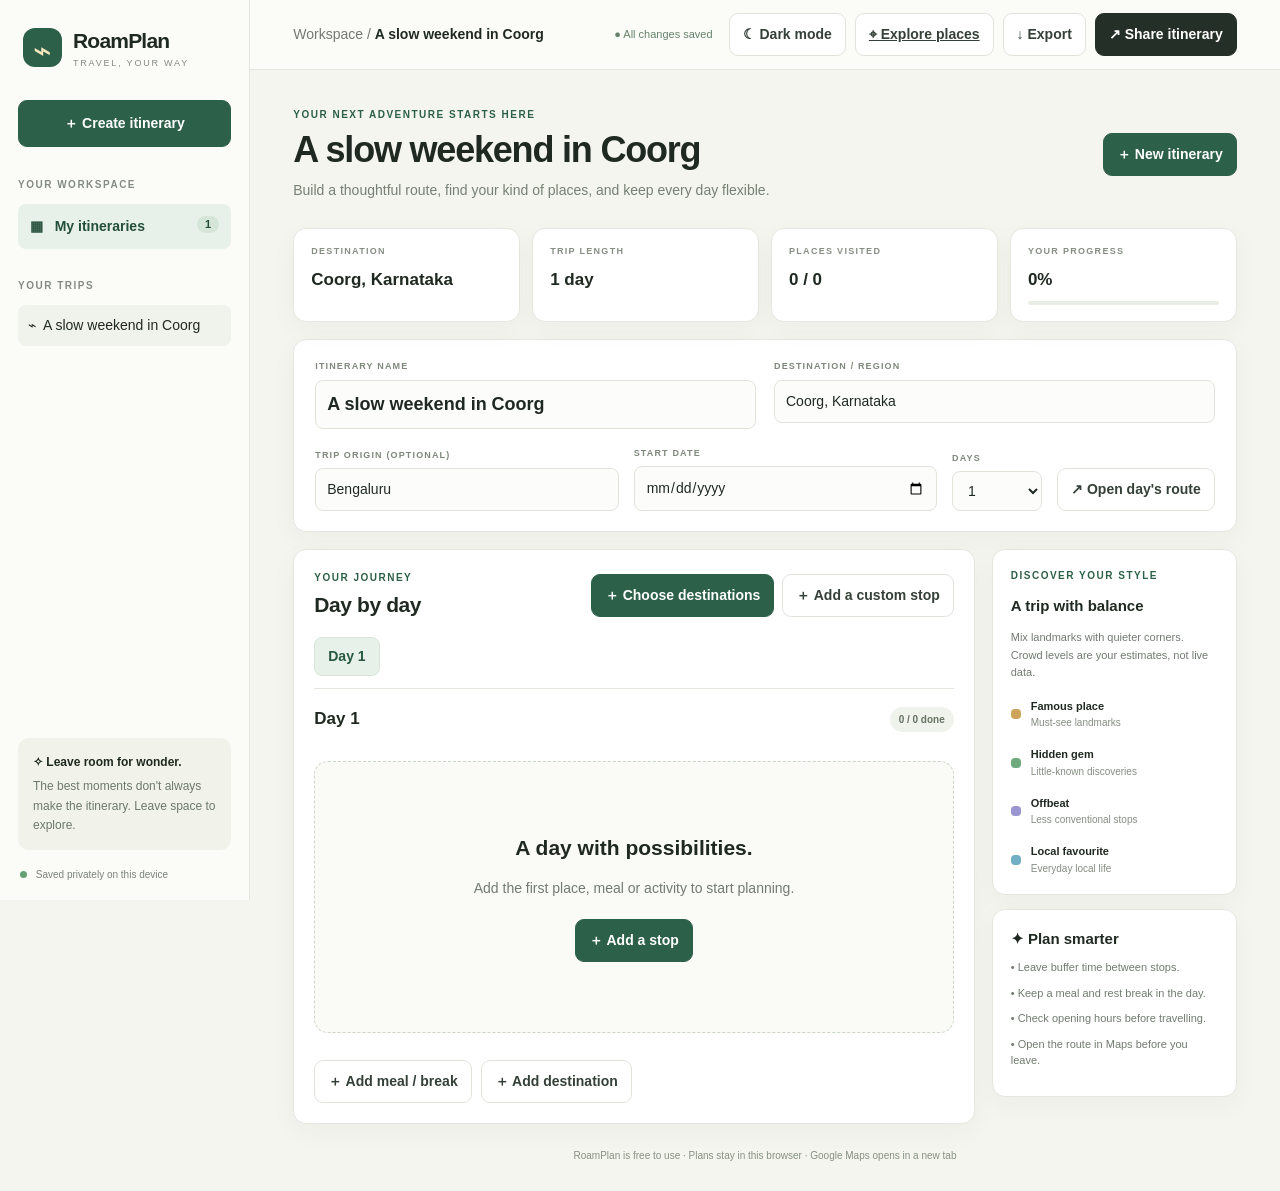
<file: index.html>
<!doctype html>
<html lang="en"><head><meta charset="utf-8"><script>try{document.documentElement.dataset.theme=localStorage.getItem("roamplan.theme")==="dark"?"dark":"light";}catch(e){document.documentElement.dataset.theme="light";}</script><meta name="viewport" content="width=device-width,initial-scale=1"><meta name="theme-color" content="#f4f5ef"><meta name="description" content="Plan day-by-day trips with editable schedules, place checklists, crowd estimates, hidden gems and Google Maps routes."><title>RoamPlan — Thoughtful travel planning</title><link rel="stylesheet" href="styles.css"></head>
<body><div class="layout">
<aside class="sidebar"><a class="brand" href="#"><span class="brand-icon">⌁</span><span><b>RoamPlan</b><small>TRAVEL, YOUR WAY</small></span></a><button id="newTrip" class="primary full">＋ Create itinerary</button><p class="eyebrow">YOUR WORKSPACE</p><button id="allTrips" class="nav active">▦ &nbsp; My itineraries <span id="tripCount" class="count">1</span></button><p class="eyebrow trips-label">YOUR TRIPS</p><div id="tripList" class="trip-list"></div><div class="sidebar-note"><b>✧ Leave room for wonder.</b><p>The best moments don't always make the itinerary. Leave space to explore.</p></div><small class="privacy"><i></i> Saved privately on this device</small></aside>
<main class="main"><header class="topbar"><div><span class="muted">Workspace /</span> <b id="crumb">My itineraries</b></div><div class="actions"><span id="saveStatus" class="saved">● All changes saved</span><button id="themeToggle" type="button" class="btn theme-toggle" aria-label="Switch to dark theme" aria-pressed="false">☾ Dark mode</button><a href="destinations.html" class="btn">⌖ Explore places</a><button id="exportBtn" class="btn">↓ Export</button><button id="shareBtn" class="btn dark">↗ Share itinerary</button></div></header>
<section class="page"><div class="heading-row"><div><p class="eyebrow green">YOUR NEXT ADVENTURE STARTS HERE</p><h1 id="pageTitle">Plan a trip worth remembering.</h1><p class="subtitle">Build a thoughtful route, find your kind of places, and keep every day flexible.</p></div><button id="newTrip2" class="primary">＋ New itinerary</button></div>
<div id="emptyState" class="empty hidden"><h2>Your next story starts here.</h2><p>Create an itinerary to organize stops, timings, meals and little discoveries.</p><button class="primary" id="emptyCreate">Create your first itinerary</button></div>
<div id="workspace">
<div class="stats"><div class="stat"><span>DESTINATION</span><strong id="statDestination">—</strong></div><div class="stat"><span>TRIP LENGTH</span><strong id="statDays">1 day</strong></div><div class="stat"><span>PLACES VISITED</span><strong id="statVisited">0 / 0</strong></div><div class="stat"><span>YOUR PROGRESS</span><strong id="statProgress">0%</strong><div class="progress"><i id="progressBar"></i></div></div></div>
<div class="trip-head panel"><div class="trip-title"><div><label for="tripName">ITINERARY NAME</label><input id="tripName" class="title-input" placeholder="e.g. A slow weekend in Coorg"></div><div><label for="destination">DESTINATION / REGION</label><input id="destination" placeholder="e.g. Coorg, Karnataka"></div></div><div class="trip-fields"><div><label for="origin">TRIP ORIGIN (OPTIONAL)</label><input id="origin" placeholder="e.g. Bengaluru"></div><div><label for="startDate">START DATE</label><input id="startDate" type="date"></div><div><label for="dayCount">DAYS</label><select id="dayCount"><option>1</option><option>2</option><option>3</option><option>4</option><option>5</option><option>6</option><option>7</option><option>8</option><option>9</option><option>10</option><option>11</option><option>12</option><option>13</option><option>14</option></select></div><div class="trip-button"><button id="dayMap" class="btn">↗ Open day's route</button></div></div></div>
<div class="day-layout"><section class="itinerary panel"><div class="section-head"><div><p class="eyebrow green">YOUR JOURNEY</p><h2>Day by day</h2></div><div class="section-actions"><button id="pickPlacesBtn" class="primary">＋ Choose destinations</button><button id="addStop" class="btn">＋ Add a custom stop</button></div></div><div id="dayTabs" class="day-tabs"></div><div class="day-summary"><div><h3 id="dayTitle">Day 1</h3><p id="dayDate" class="muted"></p></div><div class="day-summary-meta"><span id="dayRouteLabel" class="day-route-label hidden"></span><span id="dayProgress" class="pill">0 / 0 done</span></div></div><div id="stopList" class="stop-list"></div><div class="bottom-actions"><button id="addMeal" class="btn">＋ Add meal / break</button><button id="addDayStop" class="btn">＋ Add destination</button><button id="carryForwardBtn" class="btn hidden">↪ Carry unvisited to next day</button></div></section>
<aside class="insights"><div class="panel legend"><p class="eyebrow green">DISCOVER YOUR STYLE</p><h3>A trip with balance</h3><p class="muted small-text">Mix landmarks with quieter corners. Crowd levels are your estimates, not live data.</p><div class="legend-item"><span class="dot famous"></span><div><b>Famous place</b><small>Must-see landmarks</small></div></div><div class="legend-item"><span class="dot hidden-gem"></span><div><b>Hidden gem</b><small>Little-known discoveries</small></div></div><div class="legend-item"><span class="dot offbeat"></span><div><b>Offbeat</b><small>Less conventional stops</small></div></div><div class="legend-item"><span class="dot local"></span><div><b>Local favourite</b><small>Everyday local life</small></div></div></div><div class="panel tips"><h3>✦ Plan smarter</h3><p>• Leave buffer time between stops.</p><p>• Keep a meal and rest break in the day.</p><p>• Check opening hours before travelling.</p><p>• Open the route in Maps before you leave.</p></div></aside></div>
<div class="footer-note">RoamPlan is free to use · Plans stay in this browser · Google Maps opens in a new tab</div></div></section></main></div>
<dialog id="tripDialog"><form method="dialog" id="tripForm"><div class="modal-head"><div><p class="eyebrow green">NEW ADVENTURE</p><h2>Create an itinerary</h2></div><button class="icon-btn" value="cancel" aria-label="Close">×</button></div><label for="newName">Trip name</label><input id="newName" required placeholder="A weekend in the hills"><label for="newDestination">Destination</label><input id="newDestination" required placeholder="Coorg, Karnataka"><label for="newOrigin">Trip origin (optional)</label><input id="newOrigin" placeholder="e.g. Bengaluru"><div class="modal-grid"><div><label for="newDate">Start date</label><input id="newDate" type="date"></div><div><label for="newDays">Number of days</label><select id="newDays"><option>1</option><option>2</option><option>3</option><option>4</option><option>5</option><option>6</option><option>7</option><option>8</option><option>9</option><option>10</option><option>11</option><option>12</option><option>13</option><option>14</option></select></div></div><p class="small-text muted" style="margin:14px 0 0">Your days start empty. Add destinations first, then use “Add meal / break” whenever you need it.</p><div class="modal-actions"><button type="button" id="cancelCreate" class="btn">Cancel</button><button class="primary" id="createTripSubmit" value="create">Create trip</button></div></form></dialog>
<dialog id="stopDialog"><form method="dialog" id="stopForm"><div class="modal-head"><div><p class="eyebrow green">ITINERARY STOP</p><h2 id="stopModalTitle">Add a stop</h2></div><button class="icon-btn" value="cancel" aria-label="Close">×</button></div><input id="stopId" type="hidden"><label for="stopName">Place or activity</label><input id="stopName" required placeholder="e.g. Abbey Falls"><label for="stopLocation">Map search / address</label><input id="stopLocation" placeholder="Use a precise place name for Maps"><div class="modal-grid"><div><label for="stopTime">Start time</label><input id="stopTime" type="time" value="09:00"></div><div><label for="stopDuration">Duration (minutes)</label><input id="stopDuration" type="number" min="5" step="5" value="60"></div></div><div class="modal-grid"><div><label for="stopType">Experience type</label><select id="stopType"><option value="famous">Famous place</option><option value="hidden-gem">Hidden gem</option><option value="offbeat">Offbeat</option><option value="local">Local favourite</option><option value="food">Food / meal</option><option value="break">Rest / travel buffer</option></select></div><div><label for="stopCrowd">Expected crowd</label><select id="stopCrowd"><option value="low">Less crowded</option><option value="medium" selected>Moderate</option><option value="high">Crowded</option><option value="unknown">Not sure yet</option></select></div></div><label for="stopNotes">Notes / reminders</label><textarea id="stopNotes" rows="3" placeholder="Parking, tickets, best time, what to bring…"></textarea><div class="modal-actions"><button type="button" id="deleteStop" class="btn danger hidden">Delete stop</button><span class="grow"></span><button class="btn" value="cancel">Cancel</button><button class="primary" id="saveStop" value="save">Save stop</button></div></form></dialog>
<dialog id="placePickerDialog" class="picker-dialog" aria-labelledby="pickerTitle">
  <div class="picker-dialog-content">
    <div class="picker-head"><div><p class="eyebrow green">BUILD YOUR DAY</p><h2 id="pickerTitle">Choose destinations by area or circuit</h2><p id="pickerTripName" class="muted">Choose an area, optionally set a starting location for each day, then select places in your preferred order.</p></div><button id="closePicker" type="button" class="icon-btn" aria-label="Close destination picker">×</button></div>
    <div class="picker-controls">
      <div><label for="pickerDay">ADD TO DAY</label><select id="pickerDay"></select></div>
      <div><label for="pickerArea">AREA / CIRCUIT</label><select id="pickerArea"></select></div>
      <div><label for="pickerStartTime">FIRST STOP TIME</label><input id="pickerStartTime" type="time" value="09:00"></div>
      <div><label for="pickerDuration">MINUTES PER STOP</label><input id="pickerDuration" type="number" min="15" max="600" step="15" value="60"></div>
    </div>
    <div class="picker-source-row">
      <div class="picker-source-field">
        <label for="pickerSourceLocation">STARTING LOCATION FOR THIS DAY (OPTIONAL)</label>
        <input id="pickerSourceLocation" type="text" placeholder="e.g. your hotel, Bengaluru, or a full address" autocomplete="street-address">
      </div>
      <p class="picker-source-help">Used as the Google Maps origin for this day. All planned stops become route destinations in itinerary order.</p>
    </div>
    <div id="pickerRouteSummary" class="picker-route-summary"></div>
    <div class="picker-search-row"><label class="picker-search" for="pickerSearch"><span>⌕</span><input id="pickerSearch" type="search" placeholder="Search places, areas or experiences…" autocomplete="off"></label><span id="pickerSelectionCount" class="picker-count">0 selected</span></div>
    <div id="pickerPlaceList" class="picker-place-list" aria-live="polite"></div>
    <div class="picker-footer"><p id="pickerHint">Choose a group and add the places you want. You can combine groups on one day; check driving route and travel time in Google Maps.</p><div><button id="cancelPlacePicker" type="button" class="btn">Cancel</button><button id="addSelectedPlaces" type="button" class="primary" disabled>＋ Add selected places</button></div></div>
  </div>
</dialog>
<div id="toast" role="status" aria-live="polite"></div><script src="theme.js"></script><script src="destinations-data.js"></script><script src="app.js"></script></body></html>
</file>
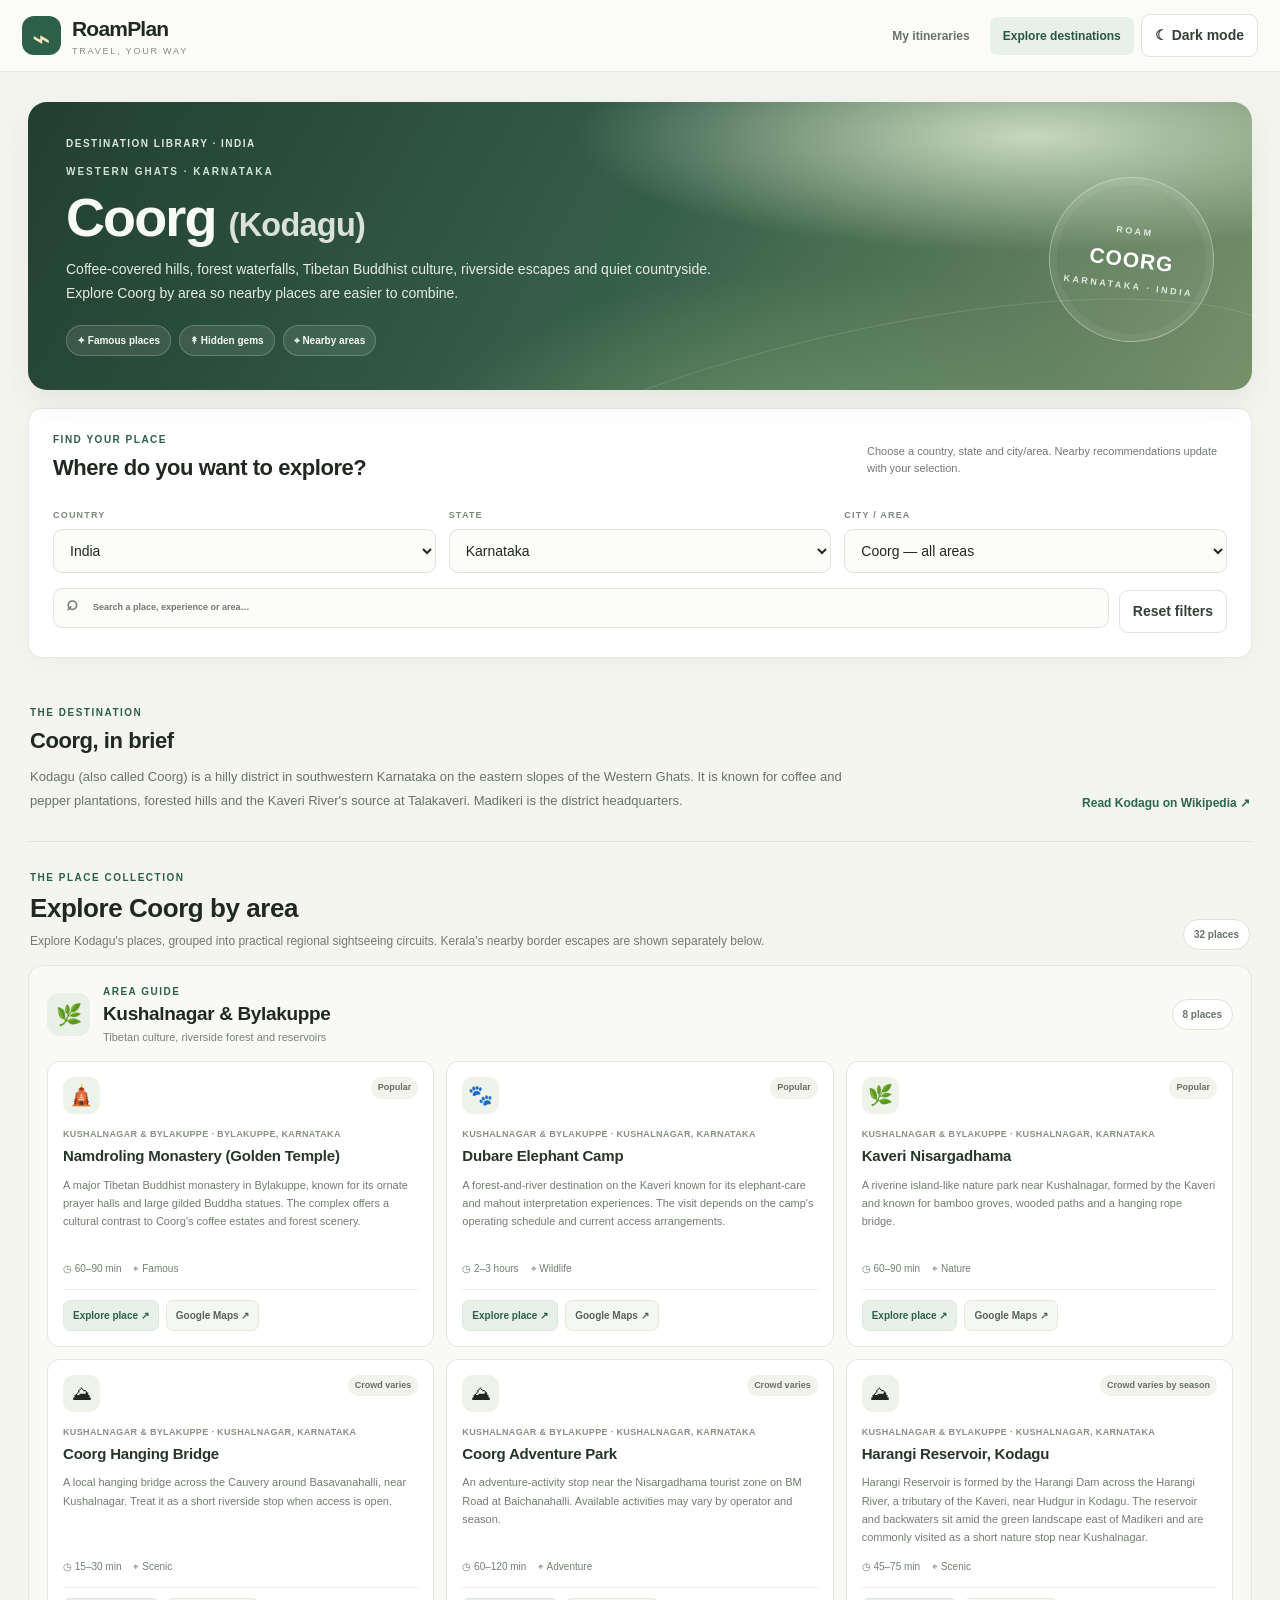
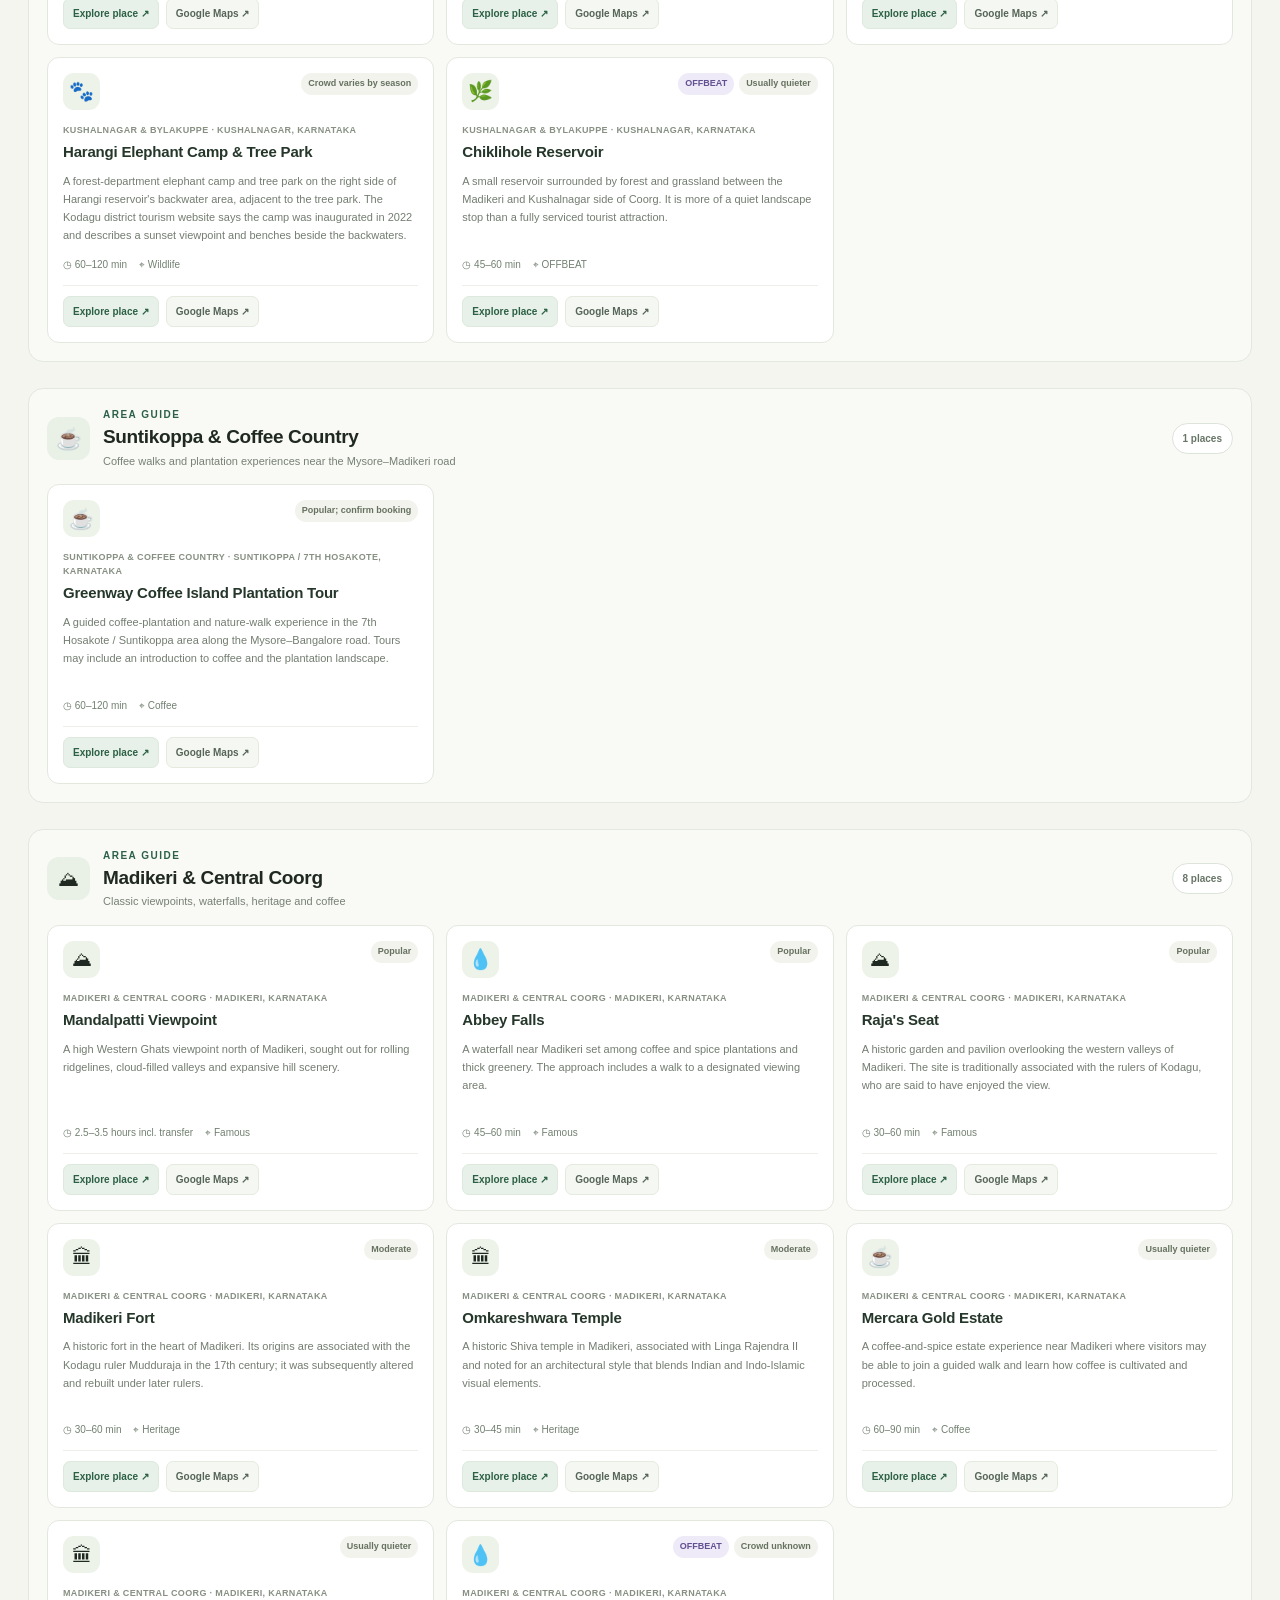
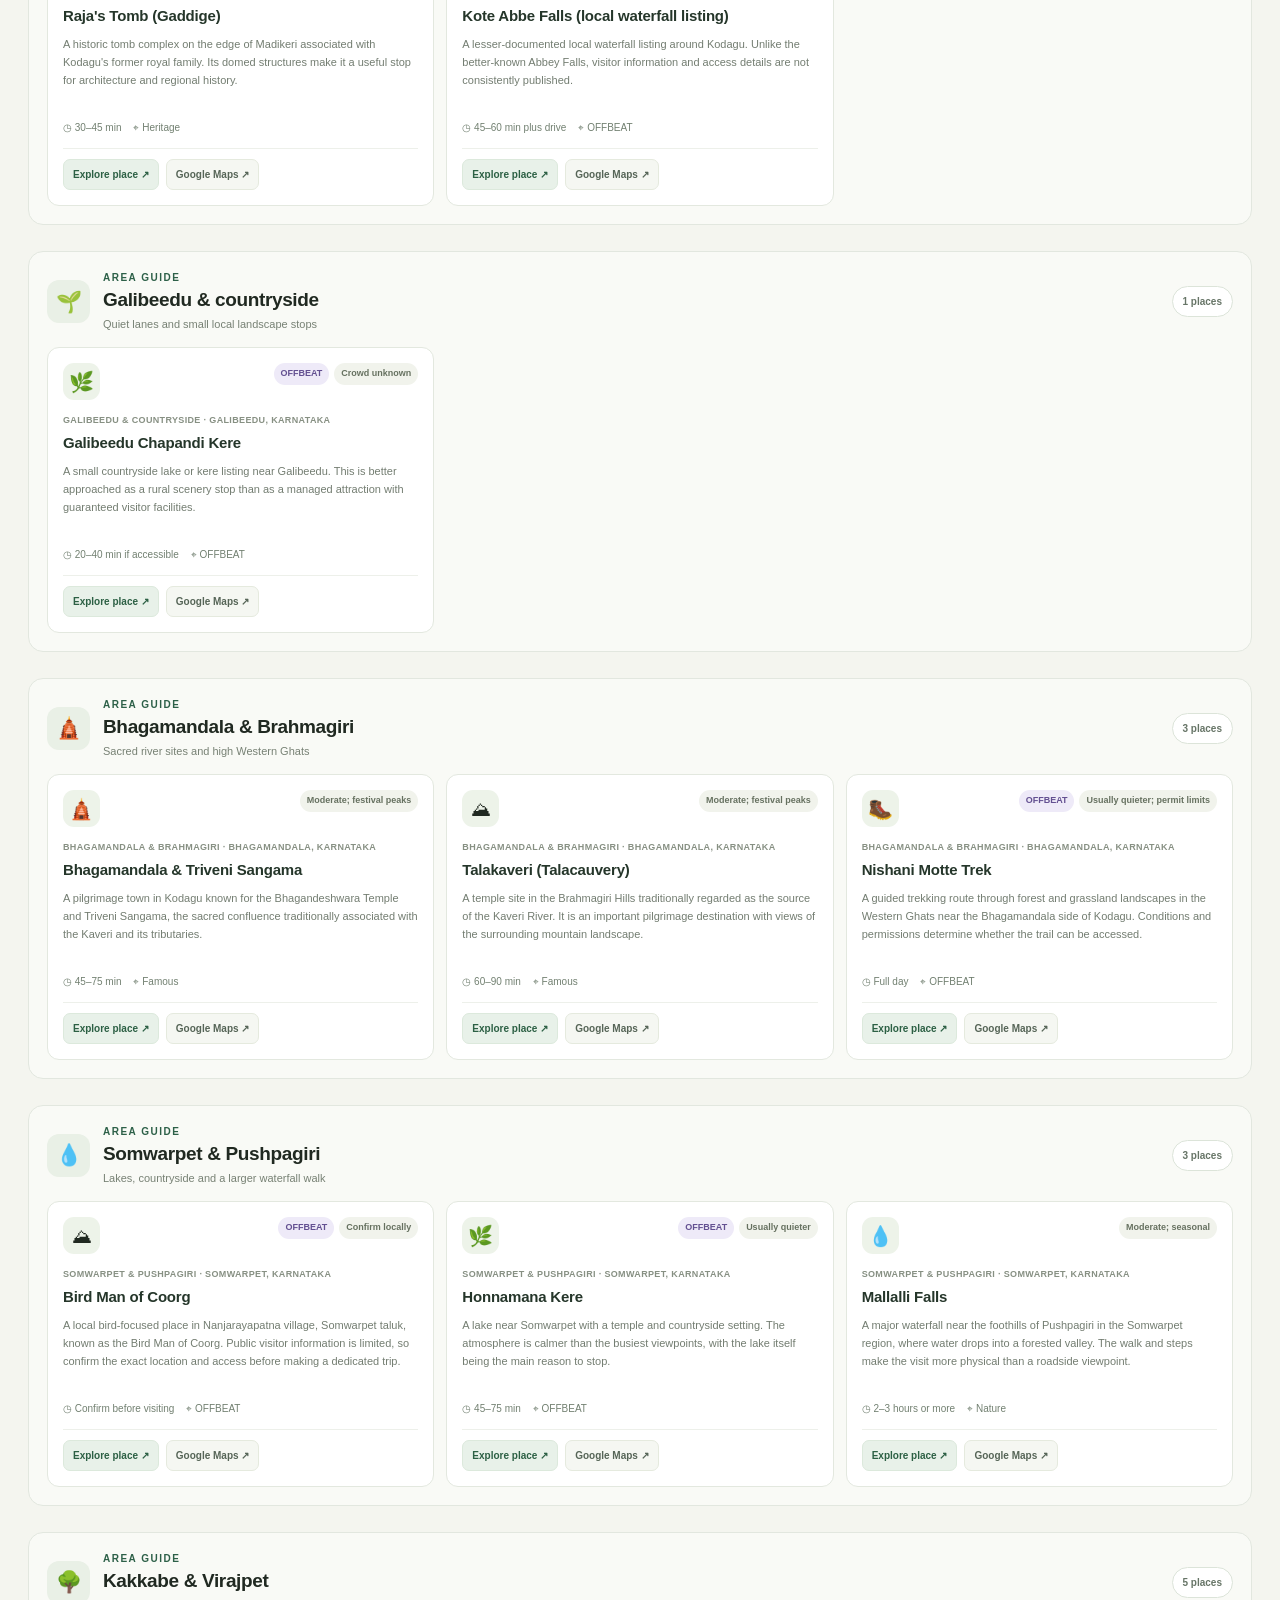
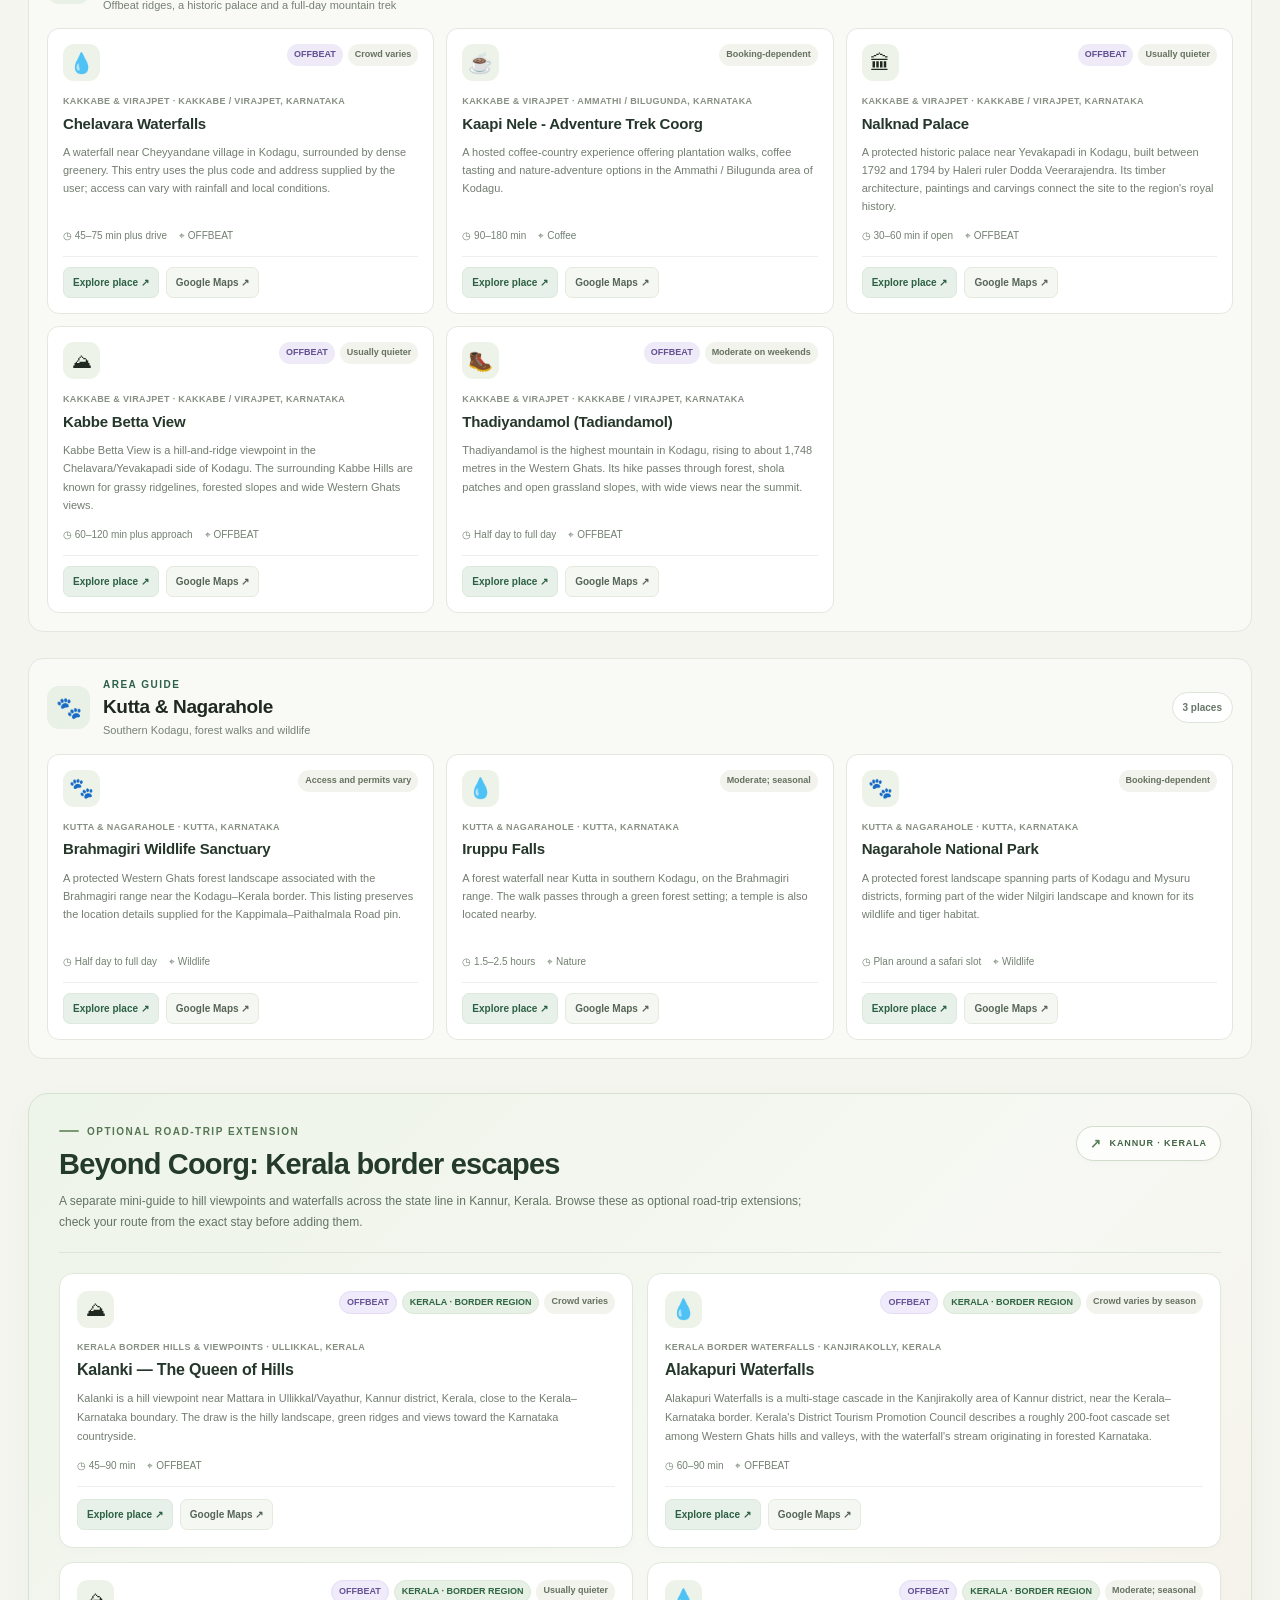
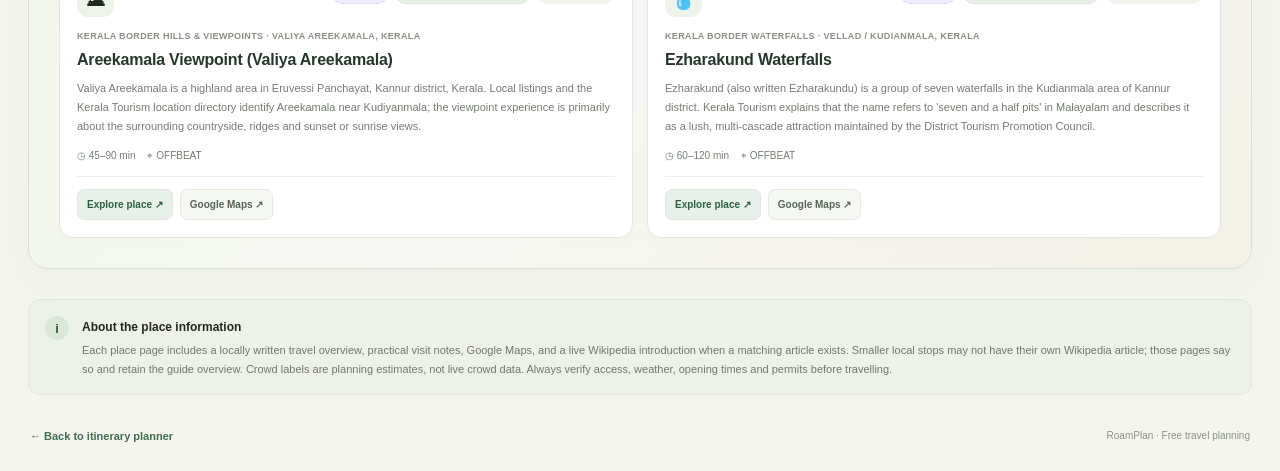
<file: destinations.html>
<!doctype html>
<html lang="en">
<head>
<meta charset="utf-8"><script>try{document.documentElement.dataset.theme=localStorage.getItem("roamplan.theme")==="dark"?"dark":"light";}catch(e){document.documentElement.dataset.theme="light";}</script><meta name="viewport" content="width=device-width, initial-scale=1">
<meta name="theme-color" content="#f4f5ef">
<meta name="description" content="Explore Coorg (Kodagu), Karnataka. Browse places by country, state and city, discover nearby attractions, and read place guides with Wikipedia links.">
<title>Explore Coorg — RoamPlan</title>
<link rel="stylesheet" href="styles.css"><link rel="stylesheet" href="explorer.css">
</head>
<body class="explorer-page">
<header class="explore-top">
  <a class="brand explore-brand" href="index.html"><span class="brand-icon">⌁</span><span><b>RoamPlan</b><small>TRAVEL, YOUR WAY</small></span></a>
  <nav aria-label="Main navigation"><a href="index.html">My itineraries</a><a class="current" href="destinations.html">Explore destinations</a><button id="themeToggle" type="button" class="btn theme-toggle" aria-label="Switch to dark theme" aria-pressed="false">☾ Dark mode</button></nav>
</header>
<main class="explore-main">
  <section class="destination-hero">
    <p class="eyebrow">DESTINATION LIBRARY · INDIA</p>
    <div class="hero-inner">
      <div>
        <p class="hero-kicker">WESTERN GHATS · KARNATAKA</p>
        <h1 id="destinationTitle">Coorg <span>(Kodagu)</span></h1>
        <p class="hero-copy">Coffee-covered hills, forest waterfalls, Tibetan Buddhist culture, riverside escapes and quiet countryside. Explore Coorg by area so nearby places are easier to combine.</p>
        <div class="hero-tags"><span>✦ Famous places</span><span>↟ Hidden gems</span><span>⌖ Nearby areas</span></div>
      </div>
      <div class="hero-stamp"><span>ROAM</span><b>COORG</b><span>KARNATAKA · INDIA</span></div>
    </div>
  </section>

  <section class="filter-panel panel" aria-label="Find a destination">
    <div class="filter-intro"><div><p class="eyebrow green">FIND YOUR PLACE</p><h2>Where do you want to explore?</h2></div><p class="muted small-text">Choose a country, state and city/area. Nearby recommendations update with your selection.</p></div>
    <div class="filter-grid">
      <div><label for="countrySelect">COUNTRY</label><select id="countrySelect"><option value="India">India</option></select></div>
      <div><label for="stateSelect">STATE</label><select id="stateSelect"><option value="Karnataka">Karnataka</option><option value="Kerala">Kerala</option></select></div>
      <div><label for="citySelect">CITY / AREA</label><select id="citySelect"></select></div>
    </div>
    <div class="search-row"><label class="search-box"><span>⌕</span><input id="placeSearch" type="search" placeholder="Search a place, experience or area…" autocomplete="off"></label><button id="clearFilters" class="btn">Reset filters</button></div>
  </section>

  <section class="region-intro" id="regionIntro">
    <div><p class="eyebrow green">THE DESTINATION</p><h2 id="regionHeading">Coorg, in brief</h2><p id="regionDescription">Kodagu (also called Coorg) is a hilly district in southwestern Karnataka on the eastern slopes of the Western Ghats. It is known for coffee and pepper plantations, forested hills and the Kaveri River’s source at Talakaveri. Madikeri is the district headquarters.</p></div>
    <a id="regionWikiLink" class="text-link" href="https://en.wikipedia.org/wiki/Kodagu_district" target="_blank" rel="noopener">Read Kodagu on Wikipedia ↗</a>
  </section>

  <section class="list-heading"><div><p class="eyebrow green">THE PLACE COLLECTION</p><h2 id="resultsTitle">Explore Coorg by area</h2><p class="muted" id="resultsSubtitle">Browse every place in the guide, grouped into practical sightseeing circuits.</p></div><span class="result-count" id="resultCount">23 places</span></section>
  <div id="placeGroups" class="place-groups" aria-live="polite"></div>

  <section id="borderEscapesSection" class="border-escapes-section hidden">
    <div class="nearby-head"><div><p class="eyebrow green">OPTIONAL ROAD-TRIP EXTENSION</p><h2 id="borderEscapesTitle">Beyond Coorg: Kerala border escapes</h2><p class="muted" id="borderEscapesCopy">Hill viewpoints and waterfalls across the state border, not inside Coorg.</p></div><span class="border-area-chip">KANNUR · KERALA</span></div>
    <div id="borderEscapeCards" class="place-grid nearby-grid"></div>
  </section>

  <section id="nearbySection" class="nearby-section hidden">
    <div class="nearby-head"><div><p class="eyebrow green">PAIR YOUR VISIT</p><h2 id="nearbyTitle">Nearby areas to explore</h2><p class="muted" id="nearbyCopy">More places that can fit into the same regional outing.</p></div></div>
    <div id="nearbyGroups" class="nearby-groups"></div>
  </section>

  <section class="source-note"><div class="source-mark">i</div><div><b>About the place information</b><p>Each place page includes a locally written travel overview, practical visit notes, Google Maps, and a live Wikipedia introduction when a matching article exists. Smaller local stops may not have their own Wikipedia article; those pages say so and retain the guide overview. Crowd labels are planning estimates, not live crowd data. Always verify access, weather, opening times and permits before travelling.</p></div></section>
  <footer class="explore-footer"><a href="index.html">← Back to itinerary planner</a><span>RoamPlan · Free travel planning</span></footer>
</main>
<script src="theme.js"></script><script src="destinations-data.js"></script><script src="destinations.js"></script>
</body></html>
</file>
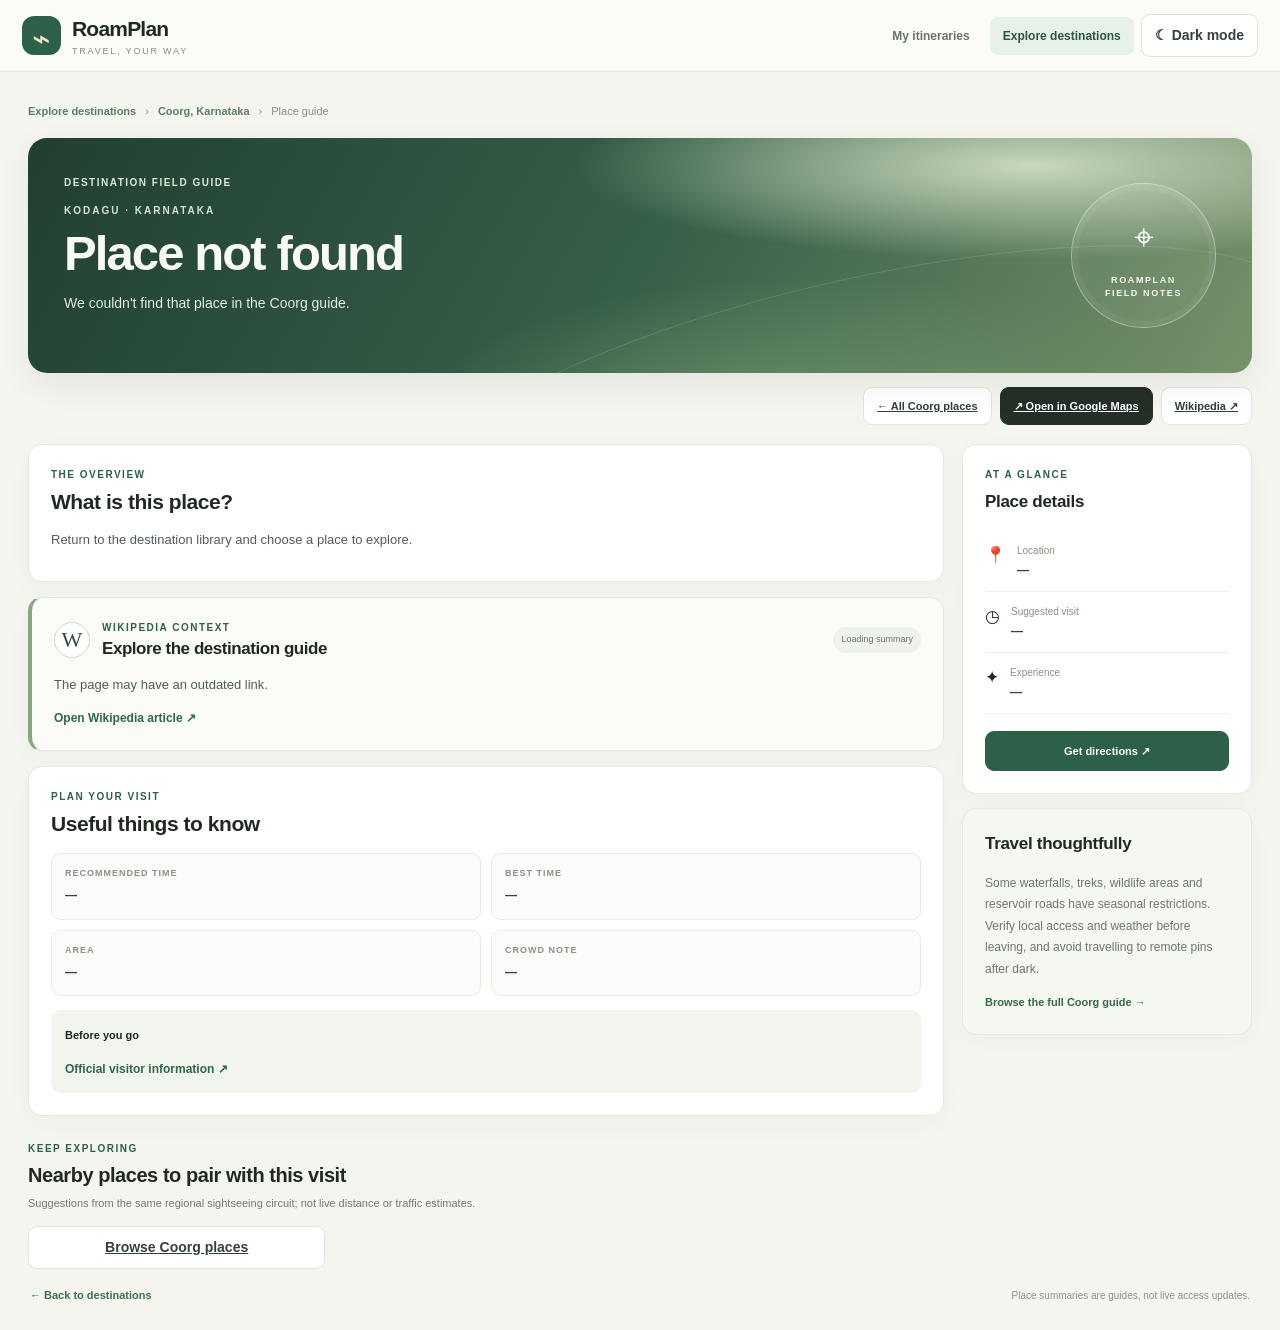
<file: place.html>
<!doctype html>
<html lang="en">
<head>
<meta charset="utf-8"><script>try{document.documentElement.dataset.theme=localStorage.getItem("roamplan.theme")==="dark"?"dark":"light";}catch(e){document.documentElement.dataset.theme="light";}</script><meta name="viewport" content="width=device-width,initial-scale=1">
<meta name="theme-color" content="#f4f5ef"><meta name="description" content="Explore a Coorg destination on RoamPlan with overview, visit tips, Google Maps and Wikipedia context.">
<title>Place guide — RoamPlan</title>
<link rel="stylesheet" href="styles.css"><link rel="stylesheet" href="explorer.css">
</head>
<body class="explorer-page place-page">
<header class="explore-top">
  <a class="brand explore-brand" href="index.html"><span class="brand-icon">⌁</span><span><b>RoamPlan</b><small>TRAVEL, YOUR WAY</small></span></a>
  <nav aria-label="Main navigation"><a href="index.html">My itineraries</a><a class="current" href="destinations.html">Explore destinations</a><button id="themeToggle" type="button" class="btn theme-toggle" aria-label="Switch to dark theme" aria-pressed="false">☾ Dark mode</button></nav>
</header>
<main class="explore-main place-main">
  <div class="breadcrumbs"><a href="destinations.html">Explore destinations</a><span>›</span><a href="destinations.html">Coorg, Karnataka</a><span>›</span><span id="crumbPlace">Place guide</span></div>
  <section class="place-hero">
    <div class="place-hero-copy"><p class="eyebrow">DESTINATION FIELD GUIDE</p><p id="placeArea" class="hero-kicker">KODAGU · KARNATAKA</p><h1 id="placeTitle">Place guide</h1><p id="placeDek" class="place-dek"></p><div id="placeTags" class="hero-tags"></div></div>
    <div class="place-hero-mark"><span id="placeEmoji">⌖</span><b>ROAMPLAN<br>FIELD NOTES</b></div>
  </section>
  <section class="place-toolbar"><a class="btn" href="destinations.html">← All Coorg places</a><a id="mapLink" class="btn dark" href="#" target="_blank" rel="noopener">↗ Open in Google Maps</a><a id="wikiSearch" class="btn" href="#" target="_blank" rel="noopener">Wikipedia ↗</a></section>
  <div class="place-detail-layout">
    <div class="place-detail-main">
      <section class="detail-panel overview-panel"><p class="eyebrow green">THE OVERVIEW</p><h2>What is this place?</h2><p id="placeOverview" class="detail-copy"></p><p id="placeWhy" class="detail-copy secondary-copy"></p></section>
      <section class="detail-panel wiki-panel" id="wikiPanel"><div class="wiki-head"><div class="wiki-mark">W</div><div><p class="eyebrow green">WIKIPEDIA CONTEXT</p><h2 id="wikiHeading">Checking Wikipedia…</h2></div><span id="wikiStatus" class="wiki-status">Loading summary</span></div><p id="wikiSummary" class="detail-copy">When an article is available, its introductory summary will appear here.</p><a id="wikiArticleLink" class="text-link" href="#" target="_blank" rel="noopener">Open Wikipedia article ↗</a></section>
      <section class="detail-panel"><p class="eyebrow green">PLAN YOUR VISIT</p><h2>Useful things to know</h2><div class="visit-facts"><div><span>RECOMMENDED TIME</span><strong id="durationFact">—</strong></div><div><span>BEST TIME</span><strong id="bestTimeFact">—</strong></div><div><span>AREA</span><strong id="groupFact">—</strong></div><div><span>CROWD NOTE</span><strong id="crowdFact">—</strong></div></div><div class="practical-note"><b>Before you go</b><p id="visitNotes"></p><a id="officialSourceLink" class="text-link official-source-link" href="#" target="_blank" rel="noopener" hidden>Official visitor information ↗</a></div></section>
      <section class="nearby-detail-block"><div class="nearby-head"><div><p class="eyebrow green">KEEP EXPLORING</p><h2>Nearby places to pair with this visit</h2><p class="muted">Suggestions from the same regional sightseeing circuit; not live distance or traffic estimates.</p></div></div><div id="detailNearby" class="place-grid nearby-grid"></div></section>
    </div>
    <aside class="place-detail-aside">
      <div class="detail-panel quick-card"><p class="eyebrow green">AT A GLANCE</p><h3 id="quickTitle">Place details</h3><div class="quick-row"><span>📍</span><div><small>Location</small><b id="quickLocation">—</b></div></div><div class="quick-row"><span>◷</span><div><small>Suggested visit</small><b id="quickDuration">—</b></div></div><div class="quick-row"><span>✦</span><div><small>Experience</small><b id="quickType">—</b></div></div><a id="directionsLink" class="primary full-width" href="#" target="_blank" rel="noopener">Get directions ↗</a></div>
      <div class="detail-panel guide-card"><h3>Travel thoughtfully</h3><p>Some waterfalls, treks, wildlife areas and reservoir roads have seasonal restrictions. Verify local access and weather before leaving, and avoid travelling to remote pins after dark.</p><a href="destinations.html">Browse the full Coorg guide →</a></div>
    </aside>
  </div>
  <footer class="explore-footer"><a href="destinations.html">← Back to destinations</a><span>Place summaries are guides, not live access updates.</span></footer>
</main>
<script src="theme.js"></script><script src="destinations-data.js"></script><script src="place.js"></script>
</body></html>
</file>
<file: styles.css>
:root{--ink:#202921;--muted:#737a72;--line:#e4e7df;--paper:#fbfcf8;--green:#2d6048;--green2:#e8f1e9;--gold:#bd8d42;--shadow:0 8px 26px #273c2d0a}*{box-sizing:border-box}body{margin:0;background:#f4f5ef;color:var(--ink);font:14px/1.5 Inter,-apple-system,BlinkMacSystemFont,"Segoe UI",sans-serif}button,input,select,textarea{font:inherit}button{cursor:pointer}.layout{min-height:100vh}.sidebar{width:250px;position:fixed;inset:0 auto 0 0;background:#fbfcf8;border-right:1px solid var(--line);padding:25px 18px 18px;display:flex;flex-direction:column;z-index:3}.brand{display:flex;align-items:center;gap:11px;color:var(--ink);text-decoration:none;margin:0 0 30px 5px}.brand-icon{height:39px;width:39px;border-radius:12px;background:var(--green);color:#f7e7bd;display:grid;place-items:center;font-size:31px}.brand b{display:block;font-size:21px;letter-spacing:-.8px}.brand small{display:block;color:#858b81;font-size:9px;letter-spacing:1.8px}.primary,.btn{border:1px solid #dfe4dc;background:#fff;border-radius:9px;padding:10px 13px;color:#354038;font-weight:650;display:inline-flex;gap:7px;align-items:center;justify-content:center;transition:.15s}.primary{background:var(--green);color:#fff;border-color:var(--green)}.primary:hover{background:#234d39}.btn:hover{border-color:#9eafa0;background:#f9fbf8}.btn.dark{background:#242f27;color:#fff;border-color:#242f27}.full{width:100%;margin-bottom:30px;padding:12px}.eyebrow{font-size:10px;font-weight:750;letter-spacing:1.5px;color:#858b82;margin:0 0 12px}.green{color:var(--green)}.nav{border:0;background:var(--green2);color:#234e39;border-radius:8px;text-align:left;padding:12px;width:100%;font-weight:650}.count{float:right;border-radius:20px;background:#d5e5d7;padding:0 8px;font-size:11px}.trips-label{margin-top:29px;display:flex;justify-content:space-between}.trip-list{display:grid;gap:5px}.trip-link{border:0;background:transparent;text-align:left;padding:10px;border-radius:8px;color:#606b60;overflow:hidden;text-overflow:ellipsis;white-space:nowrap}.trip-link.active,.trip-link:hover{background:#f0f3ec;color:var(--ink)}.sidebar-note{margin-top:auto;background:#f1f3ea;border-radius:11px;padding:15px;font-size:12px}.sidebar-note p{color:#6e786c;margin:6px 0 0;line-height:1.6}.privacy{font-size:10px;color:#7b8278;margin:17px 2px 0}.privacy i{display:inline-block;width:7px;height:7px;border-radius:50%;background:#65a175;margin-right:6px}.main{margin-left:250px;min-width:0}.topbar{height:70px;background:#fbfcf8;border-bottom:1px solid var(--line);display:flex;align-items:center;justify-content:space-between;padding:0 4.2%;gap:20px}.muted{color:var(--muted)}.actions{display:flex;align-items:center;gap:9px}.saved{font-size:11px;color:#65836b;margin-right:7px}.page{max-width:1400px;margin:0 auto;padding:37px 4.2% 28px}.heading-row{display:flex;align-items:center;justify-content:space-between;gap:25px;margin-bottom:27px}.heading-row .eyebrow{margin-bottom:7px}.heading-row h1{font-size:clamp(25px,3vw,36px);letter-spacing:-1.2px;line-height:1.18;margin:0 0 9px;font-weight:760}.subtitle{margin:0;color:#778074;font-size:14px}.stats{display:grid;grid-template-columns:repeat(4,minmax(0,1fr));gap:12px;margin-bottom:17px}.stat,.panel{background:#fff;border:1px solid var(--line);border-radius:13px;box-shadow:var(--shadow)}.stat{padding:16px 17px}.stat span{display:block;color:#878e84;font-size:9px;letter-spacing:1.3px;font-weight:750;margin-bottom:8px}.stat strong{font-size:17px;font-weight:730}.progress{height:4px;border-radius:5px;background:#e8ede5;margin-top:9px;overflow:hidden}.progress i{display:block;width:0;height:100%;background:#4a9161;transition:width .2s}.trip-head{padding:20px 21px;margin-bottom:17px}.trip-title{display:grid;grid-template-columns:1fr 1fr;gap:18px;margin-bottom:18px}.trip-fields{display:grid;grid-template-columns:1fr 1fr 100px auto;gap:15px;align-items:end}.panel label,dialog label{display:block;font-size:9px;letter-spacing:1.15px;font-weight:750;color:#7f887d;margin-bottom:6px}.panel input,.panel select,dialog input,dialog select,dialog textarea{width:100%;border:1px solid #e0e5dc;background:#fcfdfa;padding:10px 11px;border-radius:8px;color:var(--ink);outline:none}.panel input:focus,.panel select:focus,dialog input:focus,dialog select:focus,dialog textarea:focus{border-color:#77a487;box-shadow:0 0 0 3px #e7f1e8}.title-input{font-weight:700;font-size:18px!important}.trip-button .btn{width:100%;white-space:nowrap}.day-layout{display:grid;grid-template-columns:minmax(0,1fr) 245px;gap:17px;align-items:start}.itinerary{padding:20px;min-width:0}.section-head,.day-summary{display:flex;align-items:center;justify-content:space-between;gap:12px}.section-head h2{margin:0;font-size:21px;letter-spacing:-.4px}.section-head .eyebrow{margin-bottom:4px}.day-tabs{display:flex;gap:7px;border-bottom:1px solid var(--line);padding:16px 0 12px;overflow-x:auto}.day-tab{white-space:nowrap;border:1px solid transparent;border-radius:8px;padding:8px 13px;background:transparent;color:#697369;font-weight:650}.day-tab.active{background:var(--green2);border-color:#d7e6d8;color:#27583f}.day-summary{padding:17px 0 8px}.day-summary h3{font-size:17px;margin:0}.day-summary p{font-size:12px;margin:2px 0 0}.pill{border-radius:30px;padding:5px 9px;background:#f0f3ec;color:#657263;font-size:10px;font-weight:700;white-space:nowrap}.stop-list{position:relative}.stop-card{border:1px solid var(--line);border-radius:11px;margin:12px 0;padding:14px;display:grid;grid-template-columns:38px minmax(0,1fr) auto;gap:12px;align-items:start;background:#fff}.stop-card.done{background:#f8faf6}.stop-check{width:25px;height:25px;border:1px solid #cbd7cb;border-radius:8px;background:white;color:white;display:grid;place-items:center;margin-top:2px}.stop-card.done .stop-check{background:var(--green);border-color:var(--green)}.time-rail{font-size:10px;font-weight:750;color:#61725f;white-space:nowrap;padding-top:5px}.stop-main{min-width:0}.stop-title-row{display:flex;gap:9px;align-items:center;flex-wrap:wrap}.stop-title{font-size:14px;margin:0;font-weight:730}.stop-card.done .stop-title{text-decoration:line-through;color:#738075}.tag{font-size:9px;font-weight:750;border-radius:5px;padding:3px 6px;white-space:nowrap}.tag.famous{background:#f8eedb;color:#876028}.tag.hidden-gem{background:#e4f2e7;color:#2f6d47}.tag.offbeat{background:#e8e7f8;color:#5b5790}.tag.local{background:#e1eff4;color:#33687a}.tag.food{background:#fae9e3;color:#994e38}.tag.break{background:#f0eee7;color:#766e5c}.stop-meta{display:flex;gap:7px;flex-wrap:wrap;color:#7c857a;font-size:10px;margin-top:8px}.crowd{display:inline-flex;align-items:center;gap:4px}.crowd.low{color:#438151}.crowd.medium{color:#a2772d}.crowd.high{color:#b65d4e}.stop-notes{font-size:12px;color:#737d72;margin:8px 0 0;white-space:pre-wrap;overflow-wrap:anywhere}.stop-actions{display:flex;gap:5px}.mini{border:1px solid #e4e8df;background:#fff;border-radius:7px;padding:6px 8px;color:#647064;font-size:11px;text-decoration:none;white-space:nowrap}.mini:hover{border-color:#a0b3a0}.bottom-actions{display:flex;gap:9px;padding-top:7px;flex-wrap:wrap}.insights{display:grid;gap:14px}.insights .panel{padding:18px}.insights h3{font-size:15px;margin:0 0 8px}.small-text{font-size:11px;line-height:1.6}.legend-item{display:flex;gap:10px;align-items:center;margin-top:16px}.legend-item b,.legend-item small{display:block}.legend-item b{font-size:11px}.legend-item small{font-size:10px;color:#858d82;margin-top:1px}.dot{width:10px;height:10px;border-radius:4px;flex:none}.dot.famous{background:#cda35c}.dot.hidden-gem{background:#6eaa7c}.dot.offbeat{background:#9b95d2}.dot.local{background:#70afc5}.tips p{font-size:11px;color:#717b70;margin:9px 0;line-height:1.5}.footer-note{text-align:center;font-size:10px;color:#879083;margin:24px 0 0}.empty{padding:70px 25px;text-align:center;border:1px dashed #cbd5c9;border-radius:14px;background:#fafbf7;margin:20px 0}.empty h2{margin:0 0 8px}.empty p{color:var(--muted);margin-bottom:20px}.hidden{display:none!important}dialog{width:min(520px,calc(100% - 28px));border:1px solid var(--line);border-radius:15px;padding:24px;box-shadow:0 24px 90px #1e2c2260;color:var(--ink)}dialog::backdrop{background:#1b2a2180;backdrop-filter:blur(3px)}dialog form>label{margin-top:14px}dialog h2{margin:0;font-size:23px}.modal-head{display:flex;justify-content:space-between;align-items:start;margin-bottom:20px}.modal-head .eyebrow{margin-bottom:5px}.icon-btn{border:1px solid var(--line);background:#fff;border-radius:8px;padding:4px 11px;font-size:20px;color:#687367}.modal-grid{display:grid;grid-template-columns:1fr 1fr;gap:12px}.checkline{display:flex!important;gap:8px;align-items:center;font-size:11px!important;letter-spacing:0!important;font-weight:500!important;margin-top:16px!important}.checkline input{width:auto}.modal-actions{display:flex;gap:9px;align-items:center;margin-top:23px}.grow{flex:1}.danger{color:#b04438}#toast{position:fixed;bottom:22px;left:50%;transform:translate(-50%,20px);opacity:0;pointer-events:none;background:#263b2c;color:white;padding:11px 17px;border-radius:9px;box-shadow:0 8px 25px #0002;transition:.2s;z-index:10;font-size:12px}#toast.show{opacity:1;transform:translate(-50%,0)}@media(max-width:1100px){.day-layout{grid-template-columns:minmax(0,1fr) 210px}.sidebar{width:220px}.main{margin-left:220px}.trip-fields{grid-template-columns:1fr 1fr 90px}.trip-button{grid-column:1/-1}.trip-button .btn{width:auto}.saved{display:none}}@media(max-width:790px){.sidebar{position:static;width:auto;height:auto;padding:13px 16px;border-right:0;border-bottom:1px solid var(--line);display:grid;grid-template-columns:1fr auto;gap:10px}.brand{margin:0}.sidebar>.primary,.sidebar>.eyebrow,.sidebar>.nav,.sidebar>.trips-label,.sidebar>.trip-list,.sidebar-note,.privacy{display:none}.main{margin-left:0}.topbar{height:auto;min-height:59px;padding:12px 17px}.actions{gap:6px}.actions .btn{padding:8px;font-size:11px}.page{padding:25px 16px}.heading-row{align-items:start}.heading-row h1{font-size:26px}.heading-row>.primary{display:none}.stats{grid-template-columns:1fr 1fr}.day-layout{grid-template-columns:1fr}.insights{grid-template-columns:1fr 1fr}.trip-title{grid-template-columns:1fr}.trip-fields{grid-template-columns:1fr 1fr}.trip-button{grid-column:auto}.trip-button .btn{white-space:normal}.stop-card{grid-template-columns:27px minmax(0,1fr)}.time-rail{grid-column:2;grid-row:1;padding:0}.stop-check{grid-row:1;grid-column:1}.stop-main{grid-column:2}.stop-actions{grid-column:2;flex-wrap:wrap}.section-head{align-items:start}.saved{display:none}}@media(max-width:480px){.insights{grid-template-columns:1fr}.heading-row{display:block}.heading-row h1{font-size:25px}.heading-row .subtitle{font-size:12px}.stop-card{padding:11px;gap:7px}.stop-title-row{gap:5px}.topbar>div:first-child{font-size:12px}.modal-grid{grid-template-columns:1fr}.trip-fields{grid-template-columns:1fr 1fr}.itinerary{padding:13px}.section-head h2{font-size:18px}.actions .btn{font-size:0}.actions .btn:first-letter{font-size:13px}}
/* Destination catalogue picker inside the itinerary planner */
.section-actions{display:flex;align-items:center;justify-content:flex-end;flex-wrap:wrap;gap:8px}
.picker-dialog{width:min(900px,calc(100% - 24px));max-width:900px;max-height:calc(100vh - 28px);padding:0;border:1px solid #dfe6dc;border-radius:17px;overflow:hidden;background:#fbfcf8}
.picker-dialog::backdrop{background:#15251b8c;backdrop-filter:blur(4px)}
.picker-dialog-content{display:flex;flex-direction:column;max-height:calc(100vh - 28px);min-height:0}
.picker-head{display:flex;align-items:flex-start;justify-content:space-between;gap:17px;padding:23px 25px 17px;border-bottom:1px solid #e5eae2;background:#fff}
.picker-head h2{font-size:23px;line-height:1.2;letter-spacing:-.7px;margin:0}
.picker-head .eyebrow{margin-bottom:5px}
.picker-head .muted{font-size:11px;line-height:1.6;margin:7px 0 0;max-width:690px}
.picker-controls{display:grid;grid-template-columns:1.15fr 1.35fr .8fr .8fr;gap:11px;padding:16px 25px 12px;background:#fff}
.picker-controls label{display:block;font-size:9px;font-weight:800;letter-spacing:1px;color:#7c877b;margin:0 0 6px}
.picker-controls input,.picker-controls select,.picker-search input{width:100%;border:1px solid #dfe5db;background:#fcfdfa;padding:10px 11px;border-radius:8px;color:var(--ink);outline:none;min-width:0}
.picker-controls input:focus,.picker-controls select:focus,.picker-search input:focus{border-color:#7ea489;box-shadow:0 0 0 3px #e7f1e8}
.picker-source-row{display:grid;grid-template-columns:minmax(0,1fr) minmax(220px,.8fr);gap:15px;align-items:end;padding:0 25px 14px;background:#fff}
.picker-source-field{min-width:0}
.picker-source-row label{display:block;font-size:9px;font-weight:800;letter-spacing:1px;color:#7c877b;margin:0 0 6px}
.picker-source-row input{width:100%;border:1px solid #dfe5db;background:#fcfdfa;padding:10px 11px;border-radius:8px;color:var(--ink);outline:none;min-width:0}
.picker-source-row input:focus{border-color:#7ea489;box-shadow:0 0 0 3px #e7f1e8}
.picker-source-help{font-size:10px;line-height:1.55;color:#778274;margin:0 0 1px;max-width:390px}
.picker-search-row{display:flex;align-items:center;gap:11px;padding:0 25px 13px;background:#fff}
.picker-search{position:relative;display:flex;align-items:center;flex:1;min-width:0}
.picker-search>span{position:absolute;left:12px;color:#788578;font-size:19px}
.picker-search input{padding-left:36px}
.picker-count{font-size:10px;font-weight:800;color:#365e42;background:#e8f1e9;padding:8px 10px;border-radius:8px;white-space:nowrap}
.picker-place-list{padding:0 25px 16px;overflow-y:auto;overscroll-behavior:contain;min-height:170px;max-height:43vh}
.picker-area-group{margin:0 0 13px}
.picker-area-group>h3{position:sticky;top:0;z-index:1;background:#f3f6ef;border:1px solid #e4eadf;border-radius:8px;padding:8px 10px;margin:0 0 7px;display:flex;align-items:center;justify-content:space-between;gap:10px;color:#52654f;font-size:10px;letter-spacing:.5px}
.picker-area-group>h3 span{font-size:9px;font-weight:700;color:#6f7e6b;background:#fff;border-radius:12px;padding:3px 7px}
.picker-place{display:grid;grid-template-columns:22px minmax(0,1fr) auto;gap:12px;align-items:start;padding:11px 12px;border:1px solid #e6ebe3;border-radius:10px;background:#fff;margin:6px 0;transition:border-color .15s,background .15s}
.picker-place.selected{background:#f4faf2;border-color:#b8d1b9}
.picker-choice-label{display:flex;align-items:flex-start;padding-top:2px;cursor:pointer;margin:0}
.picker-choice{width:17px;height:17px;margin:0;accent-color:#2d6048;cursor:pointer}
.picker-place-copy{min-width:0}
.picker-place-heading{display:flex;align-items:center;gap:6px;flex-wrap:wrap}
.picker-place-heading b{font-size:12px;line-height:1.4;color:#25362a}
.picker-place-heading .place-badge{font-size:8px;padding:3px 6px}
.picker-place-copy p{font-size:10px;color:#778274;margin:4px 0 5px;line-height:1.4}
.picker-place-copy small{display:block;color:#697567;font-size:10px;line-height:1.55}
.picker-details-link{font-size:10px;font-weight:750;color:#426c4b;text-decoration:none;white-space:nowrap;padding:5px 6px;border-radius:6px}
.picker-details-link:hover{background:#e8f1e9}
.picker-no-results{text-align:center;border:1px dashed #ccd8ca;border-radius:11px;background:#fff;padding:32px 16px;color:#4f614f}
.picker-no-results b{font-size:12px}
.picker-no-results p{font-size:11px;color:#778274;margin:6px 0 0}
.picker-footer{display:flex;align-items:center;justify-content:space-between;gap:18px;padding:15px 25px;border-top:1px solid #e2e8de;background:#fff}
.picker-footer>p{font-size:10px;line-height:1.6;color:#778274;margin:0;max-width:460px}
.picker-footer>div{display:flex;align-items:center;gap:8px;flex-shrink:0}
.picker-footer button{font-size:11px;white-space:nowrap}
.picker-footer button:disabled{opacity:.45;cursor:not-allowed}
.visit-state,.planned-state{display:inline-flex;align-items:center;gap:4px;border-radius:999px;font-size:9px;font-weight:800;padding:4px 7px;white-space:nowrap;vertical-align:middle}
.visit-state{background:#e3f1e4;color:#25633b;border:1px solid #d3e7d4}
.planned-state{background:#f2f4ed;color:#778273;border:1px solid #e6eadf}
.stop-card.done{border-color:#d1e4d2}
.stop-card.done .stop-check{box-shadow:0 0 0 3px #e5f1e5}
.stop-card.done .stop-title{color:#526d55}
@media(max-width:900px){.picker-controls{grid-template-columns:repeat(2,minmax(0,1fr))}.picker-place-list{max-height:40vh}}
@media(max-width:790px){.section-actions{justify-content:flex-start}.picker-head,.picker-controls,.picker-source-row,.picker-search-row,.picker-footer{padding-left:16px;padding-right:16px}.picker-source-row{grid-template-columns:1fr;gap:7px;padding-bottom:12px}.picker-place-list{padding-left:16px;padding-right:16px}.picker-head h2{font-size:20px}}
@media(max-width:540px){.section-actions{width:100%;display:grid;grid-template-columns:1fr}.section-actions button{width:100%;padding:9px}.picker-dialog{max-height:calc(100vh - 14px);border-radius:13px}.picker-dialog-content{max-height:calc(100vh - 14px)}.picker-head{padding-top:17px;padding-bottom:14px}.picker-head h2{font-size:18px}.picker-controls{grid-template-columns:1fr 1fr;gap:9px;padding-top:12px;padding-bottom:10px}.picker-search-row{align-items:stretch;flex-direction:column;gap:7px}.picker-count{align-self:flex-start}.picker-place-list{max-height:37vh;min-height:120px}.picker-place{grid-template-columns:20px minmax(0,1fr);gap:9px;padding:10px}.picker-details-link{grid-column:2;justify-self:start;padding:0}.picker-footer{align-items:stretch;flex-direction:column;gap:10px;padding-top:12px;padding-bottom:12px}.picker-footer>div{width:100%}.picker-footer button{flex:1}.picker-footer>p{max-width:none}.stop-title-row{align-items:start}}

/* Destination labels inside the itinerary's place picker */
.picker-place-heading .place-badge{display:inline-flex;align-items:center;border-radius:999px;padding:3px 7px;font-size:8px;line-height:1.3;font-weight:800;background:#f1f3ec;color:#667160;white-space:nowrap}
.picker-place-heading .place-badge.offbeat{background:#eeeaf8;color:#635091;border:1px solid #e4dcf5}
.picker-place-heading .place-badge.border-badge{background:#e7f0e4;color:#2e6544;border:1px solid #dce8d8}

/* Route-first itinerary planning */
.day-summary-meta{display:flex;align-items:center;gap:8px;flex-wrap:wrap;justify-content:flex-end}
.day-route-label{display:inline-flex;align-items:center;gap:6px;max-width:360px;border:1px solid #d8e7d7;background:#f0f7ee;color:#315e3e;border-radius:999px;padding:6px 10px;font-size:10px;font-weight:750;line-height:1.35}
.day-route-label:before{content:"↗";font-size:12px}
.day-route-label.route-warning{background:#fff5e6;border-color:#f0d8ac;color:#8a5a1d}
.day-route-label.route-warning:before{content:"!"}
.picker-route-summary{padding:14px 25px 15px;background:#f6f8f2;border-top:1px solid #edf1e8;border-bottom:1px solid #e5eae0}
.route-summary-empty{display:flex;align-items:flex-start;gap:11px;color:#60705e}
.route-summary-icon{width:32px;height:32px;border-radius:10px;display:grid;place-items:center;background:#e4eee0;color:#3c714b;font-size:17px;flex:none}
.route-summary-empty b{display:block;font-size:12px;color:#344536;margin:2px 0 3px}
.route-summary-empty p{font-size:10px;line-height:1.6;margin:0;color:#71806d}
.route-summary-top{display:flex;justify-content:space-between;align-items:flex-start;gap:15px}
.route-summary-top>div{min-width:0}
.route-summary-kicker{font-size:8px;font-weight:850;letter-spacing:1.2px;color:#678263;margin:0 0 4px}
.route-summary-top h3{font-size:15px;line-height:1.35;letter-spacing:-.2px;margin:0;color:#263a2a}
.route-direction{font-size:10px;font-weight:750;color:#60715f;margin:4px 0 0}
.route-locked-pill{border:1px solid #d6e4d2;background:#fff;border-radius:999px;padding:6px 9px;font-size:8px;line-height:1.35;font-weight:800;white-space:nowrap;color:#4d704c}
.route-summary-description{font-size:10px;color:#6b7868;line-height:1.6;margin:8px 0 10px;max-width:760px}
.route-sequence-label{display:block;color:#83907f;font-size:8px;font-weight:850;letter-spacing:1px;margin:0 0 7px}
.route-stop-chips{display:flex;align-items:center;flex-wrap:wrap;gap:6px}
.route-stop-chip{display:inline-flex;align-items:center;gap:6px;border:1px solid #e0e8db;background:#fff;border-radius:8px;padding:5px 8px 5px 5px;color:#4d604b;font-size:9px;font-weight:700;line-height:1.35}
.route-stop-chip i{height:19px;width:19px;border-radius:6px;display:grid;place-items:center;background:#e8f1e5;color:#356747;font-size:8px;font-weight:850;font-style:normal;flex:none}
.route-conflict{margin-top:11px;padding:10px 12px;border:1px solid #edd3a6;background:#fff7ea;border-radius:9px}
.route-conflict b{font-size:10px;color:#85591d}
.route-conflict p{font-size:10px;color:#836638;line-height:1.6;margin:4px 0 0}
.picker-stop-number{height:22px;min-width:22px;display:inline-flex;align-items:center;justify-content:center;border-radius:7px;background:#e8f1e5;color:#376648;font-size:9px;font-weight:850;flex:none;margin-right:2px}
.picker-place .picker-place-heading b{font-size:12px}
.picker-place.selected .picker-stop-number{background:#dcebd8}
@media(max-width:790px){.picker-route-summary{padding-left:16px;padding-right:16px}.route-summary-top{gap:10px}.route-locked-pill{max-width:160px;white-space:normal;text-align:center}}
@media(max-width:540px){.day-summary-meta{justify-content:flex-start;margin-top:9px}.day-route-label{white-space:normal;max-width:100%}.route-summary-top{flex-direction:column}.route-locked-pill{max-width:none}.route-stop-chips{gap:5px}.route-stop-chip{max-width:100%}.route-summary-description{font-size:10px}}


/* Fix stop-card grid: checkbox, time, details and actions are four distinct items. */
.stop-card{grid-template-columns:28px 58px minmax(0,1fr) auto}
.time-rail{grid-column:2;grid-row:1;min-width:0}
.stop-main{grid-column:3;grid-row:1;min-width:0}
.stop-actions{grid-column:4;grid-row:1;min-width:0}
@media(max-width:790px){
  .stop-card{grid-template-columns:27px minmax(0,1fr);align-items:start}
  .stop-check{grid-column:1;grid-row:1}
  .time-rail{grid-column:2;grid-row:1;padding-top:0;white-space:nowrap}
  .stop-main{grid-column:2;grid-row:2;min-width:0}
  .stop-actions{grid-column:2;grid-row:3;flex-wrap:wrap}
}


/* Simple trip details layout without an accommodation/source-routing field. */
.trip-fields{grid-template-columns:minmax(0,1fr) minmax(0,1fr) 90px auto}
@media(max-width:1100px){
 .trip-fields{grid-template-columns:minmax(0,1fr) minmax(0,1fr) 90px}
 .trip-button{grid-column:1/-1}
}
@media(max-width:790px){
 .trip-fields{grid-template-columns:minmax(0,1fr) minmax(0,1fr)}
 .trip-button{grid-column:1/-1}
}

/* Make the lodging source visible in the selected route summary. */
.route-source-note{font-size:10px;line-height:1.55;color:#667662;margin:0 0 10px;overflow-wrap:anywhere}
.route-source-note b{color:#3e5940}

/* Unvisited-destination spillover markers */
.spillover-state{display:inline-flex;align-items:center;gap:4px;border-radius:999px;padding:4px 7px;font-size:9px;font-weight:800;line-height:1.35;background:#fff3dd;color:#87591c;border:1px solid #f0d8aa;white-space:normal}
#carryForwardBtn{border-color:#d8c18e;background:#fff8e9;color:#80551e}
#carryForwardBtn:hover{border-color:#bf9950;background:#fff1d5}

/* Make spillover actions easy to find without overwhelming the stop card. */
.stop-actions{flex-wrap:wrap}
.spillover-return{background:#eef5e9;border-color:#cfe1ce;color:#315c3e}
.spillover-return:hover{background:#e1eedb;border-color:#afc9ab}


/* Persistent light/dark theme */
html[data-theme="dark"]{
 color-scheme:dark;
 --ink:#e5eee7;--muted:#a4b2a7;--line:#34463a;--paper:#1b2720;
 --green:#8cc5a1;--green2:#253c2e;--gold:#dfbd7a;--shadow:0 8px 26px #0003;
}
html[data-theme="dark"] body{background:#101712;color:var(--ink)}
html[data-theme="dark"] .sidebar,
html[data-theme="dark"] .topbar{background:#18221b;border-color:#2d3d32}
html[data-theme="dark"] .brand{color:#e6eee7}
html[data-theme="dark"] .brand small,
html[data-theme="dark"] .eyebrow{color:#a2b0a3}
html[data-theme="dark"] .primary{background:#3b7552;color:#f4fff6;border-color:#4d8964}
html[data-theme="dark"] .primary:hover{background:#488660}
html[data-theme="dark"] .btn{background:#202e24;color:#dce8de;border-color:#3b5041}
html[data-theme="dark"] .btn:hover{background:#293b2e;border-color:#63816c}
html[data-theme="dark"] .btn.dark{background:#3b7552;color:#f5fff7;border-color:#4d8964}
html[data-theme="dark"] .nav{background:#243b2b;color:#cce8d1}
html[data-theme="dark"] .count{background:#34543a;color:#e0f1e3}
html[data-theme="dark"] .trip-link{color:#b0bdb1}
html[data-theme="dark"] .trip-link.active,
html[data-theme="dark"] .trip-link:hover{background:#26382b;color:#f0f6f0}
html[data-theme="dark"] .sidebar-note{background:#202e24;color:#dbe8dd}
html[data-theme="dark"] .sidebar-note p,
html[data-theme="dark"] .privacy,
html[data-theme="dark"] .saved,
html[data-theme="dark"] .subtitle,
html[data-theme="dark"] .stat span,
html[data-theme="dark"] .panel label,
html[data-theme="dark"] dialog label,
html[data-theme="dark"] .time-rail,
html[data-theme="dark"] .stop-meta,
html[data-theme="dark"] .stop-notes,
html[data-theme="dark"] .footer-note,
html[data-theme="dark"] .tips p,
html[data-theme="dark"] .legend-item small{color:#a4b2a7}
html[data-theme="dark"] .stat,
html[data-theme="dark"] .panel{background:#1a261f;border-color:#34463a}
html[data-theme="dark"] .progress{background:#2c3c30}
html[data-theme="dark"] .panel input,
html[data-theme="dark"] .panel select,
html[data-theme="dark"] dialog input,
html[data-theme="dark"] dialog select,
html[data-theme="dark"] dialog textarea{background:#111b15;border-color:#3a4c3e;color:#e4eee6}
html[data-theme="dark"] input::placeholder,
html[data-theme="dark"] textarea::placeholder{color:#819184}
html[data-theme="dark"] .day-tabs{border-color:#34463a}
html[data-theme="dark"] .day-tab{color:#acb9ae}
html[data-theme="dark"] .day-tab.active{background:#294331;border-color:#3e6046;color:#d8f1de}
html[data-theme="dark"] .pill{background:#2a392d;color:#c0cec2}
html[data-theme="dark"] .stop-card{background:#1b2820;border-color:#34463a}
html[data-theme="dark"] .stop-card.done{background:#202e24;border-color:#35523b}
html[data-theme="dark"] .stop-card.done .stop-title{color:#93b79a}
html[data-theme="dark"] .stop-check{background:#152018;border-color:#526b56}
html[data-theme="dark"] .stop-card.done .stop-check{background:#3b7552;border-color:#4d8964}
html[data-theme="dark"] .mini{background:#202e24;border-color:#3b5041;color:#c1d0c3}
html[data-theme="dark"] .mini:hover{background:#2a3d30;border-color:#63816c}
html[data-theme="dark"] .empty{background:#1a261f;border-color:#3a4c3e}
html[data-theme="dark"] dialog,
html[data-theme="dark"] .picker-dialog{background:#19251e;border-color:#3b4d40;color:#e5eee7}
html[data-theme="dark"] dialog::backdrop,
html[data-theme="dark"] .picker-dialog::backdrop{background:#030805b8}
html[data-theme="dark"] .icon-btn{background:#202e24;border-color:#3b5041;color:#d7e4d9}
html[data-theme="dark"] .danger{color:#ff9b91}
html[data-theme="dark"] #toast{background:#355f43;color:#f3fff5}
html[data-theme="dark"] .picker-dialog-content,
html[data-theme="dark"] .picker-head,
html[data-theme="dark"] .picker-controls,
html[data-theme="dark"] .picker-source-row,
html[data-theme="dark"] .picker-search-row,
html[data-theme="dark"] .picker-footer{background:#19251e}
html[data-theme="dark"] .picker-head,
html[data-theme="dark"] .picker-footer{border-color:#34463a}
html[data-theme="dark"] .picker-controls label,
html[data-theme="dark"] .picker-source-row label{color:#aab9ac}
html[data-theme="dark"] .picker-controls input,
html[data-theme="dark"] .picker-controls select,
html[data-theme="dark"] .picker-source-row input,
html[data-theme="dark"] .picker-search input{background:#111b15;border-color:#3a4c3e;color:#e4eee6}
html[data-theme="dark"] .picker-source-help,
html[data-theme="dark"] .picker-footer>p,
html[data-theme="dark"] .picker-place-copy p,
html[data-theme="dark"] .picker-place-copy small,
html[data-theme="dark"] .picker-no-results p{color:#a3b1a5}
html[data-theme="dark"] .picker-count{background:#294331;color:#d2ebd8}
html[data-theme="dark"] .picker-area-group>h3{background:#233329;border-color:#394d3c;color:#c6d8c8}
html[data-theme="dark"] .picker-area-group>h3 span{background:#19251e;color:#aebdaf}
html[data-theme="dark"] .picker-place{background:#1b2921;border-color:#34463a}
html[data-theme="dark"] .picker-place.selected{background:#24392a;border-color:#547a59}
html[data-theme="dark"] .picker-place-heading b{color:#e4eee6}
html[data-theme="dark"] .picker-choice{accent-color:#70ab80}
html[data-theme="dark"] .picker-details-link{color:#a9d8b3}
html[data-theme="dark"] .picker-details-link:hover{background:#294331}
html[data-theme="dark"] .picker-no-results{background:#1b2921;border-color:#435747;color:#dce9de}
html[data-theme="dark"] .visit-state{background:#294331;color:#bce2c4;border-color:#3c6543}
html[data-theme="dark"] .planned-state{background:#242f26;color:#a7b5a9;border-color:#354439}
html[data-theme="dark"] .picker-place-heading .place-badge{background:#2a352d;color:#c1cec3}
html[data-theme="dark"] .picker-place-heading .place-badge.offbeat{background:#39334f;color:#d0c4fb;border-color:#50456e}
html[data-theme="dark"] .picker-place-heading .place-badge.border-badge{background:#263c2c;color:#b8e0c0;border-color:#3c5c42}
html[data-theme="dark"] .day-route-label{background:#263b2b;border-color:#3e6046;color:#bfe3c5}
html[data-theme="dark"] .day-route-label.route-warning{background:#463721;border-color:#6b542b;color:#f0d39b}
html[data-theme="dark"] .picker-route-summary{background:#151f18;border-color:#304234}
html[data-theme="dark"] .route-summary-empty{color:#c0d0c2}
html[data-theme="dark"] .route-summary-icon{background:#294331;color:#bce2c4}
html[data-theme="dark"] .route-summary-empty b,
html[data-theme="dark"] .route-summary-top h3{color:#e0ece2}
html[data-theme="dark"] .route-summary-empty p,
html[data-theme="dark"] .route-direction,
html[data-theme="dark"] .route-summary-description,
html[data-theme="dark"] .route-source-note{color:#a4b4a5}
html[data-theme="dark"] .route-summary-kicker{color:#9cc9a1}
html[data-theme="dark"] .route-sequence-label{color:#9cae9d}
html[data-theme="dark"] .route-locked-pill{background:#202e24;border-color:#3b5041;color:#c0d8c3}
html[data-theme="dark"] .route-stop-chip{background:#1c2a21;border-color:#394d3d;color:#c5d4c7}
html[data-theme="dark"] .route-stop-chip i,
html[data-theme="dark"] .picker-stop-number{background:#2b4530;color:#bfe4c6}
html[data-theme="dark"] .picker-place.selected .picker-stop-number{background:#36593b}
html[data-theme="dark"] .route-conflict{background:#392f1f;border-color:#65502b}
html[data-theme="dark"] .route-conflict b{color:#f0d39b}
html[data-theme="dark"] .route-conflict p{color:#d3bd8c}
html[data-theme="dark"] .spillover-state{background:#43351f;color:#f0cd8b;border-color:#6a5127}
html[data-theme="dark"] #carryForwardBtn{background:#3c321f;color:#f0d39b;border-color:#6b542b}
html[data-theme="dark"] #carryForwardBtn:hover{background:#4a3c24}
html[data-theme="dark"] .spillover-return{background:#294331;color:#c3e6ca;border-color:#416c48}
html[data-theme="dark"] .spillover-return:hover{background:#34553a;border-color:#578560}
html[data-theme="dark"] .theme-toggle{white-space:nowrap;min-width:118px}
@media(prefers-reduced-motion:no-preference){.theme-toggle{transition:background-color .18s,border-color .18s,color .18s}}
</file>
<file: explorer.css>
:root{--exp-ink:#202921;--exp-muted:#737d72;--exp-line:#e4e8de;--exp-green:#2d6048;--exp-paper:#fbfcf8}
.explorer-page{background:#f4f5ef;color:var(--exp-ink);min-height:100vh}
.explore-top{min-height:72px;display:flex;align-items:center;justify-content:space-between;gap:18px;padding:12px max(22px,calc((100vw - 1400px)/2 + 28px));background:#fbfcf8;border-bottom:1px solid var(--exp-line)}
.explore-brand{margin:0!important;flex-shrink:0}
.explore-top nav{display:flex;gap:7px;align-items:center}
.explore-top nav a{color:#687367;text-decoration:none;font-weight:650;font-size:12px;padding:10px 13px;border-radius:8px}
.explore-top nav a:hover,.explore-top nav a.current{background:#e8f1e9;color:#28563e}
.explore-main{width:min(1320px,100%);margin:0 auto;padding:30px 28px 24px}
.destination-hero,.place-hero{border-radius:19px;overflow:hidden;position:relative;background:radial-gradient(ellipse at 82% 12%,#c7d8bd 0,transparent 32%),radial-gradient(ellipse at 65% 120%,#688d67 0,transparent 36%),linear-gradient(120deg,#213f31 0%,#365f48 50%,#77916a 100%);color:#f8fbf5;min-height:270px;padding:34px 38px;box-shadow:0 12px 32px #203c2915}
.destination-hero:after,.place-hero:after{content:"";position:absolute;inset:auto -5% -68% 30%;height:250px;border:1px solid #ffffff20;border-radius:50%;transform:rotate(-13deg);pointer-events:none}
.destination-hero .eyebrow,.place-hero .eyebrow{color:#dbe8d8;margin-bottom:13px}
.hero-inner{display:flex;justify-content:space-between;align-items:center;gap:24px;position:relative;z-index:1}
.hero-kicker{font-size:10px;letter-spacing:2px;color:#d3e3d1;font-weight:750;margin:0 0 10px}
.destination-hero h1,.place-hero h1{font-size:clamp(34px,5vw,54px);letter-spacing:-1.9px;line-height:1.04;margin:0 0 13px;font-weight:790}
.destination-hero h1 span{font-size:.6em;font-weight:560;letter-spacing:-.7px;opacity:.85}
.hero-copy{font-size:14px;line-height:1.7;max-width:670px;color:#e4eee1;margin:0}
.hero-tags{display:flex;flex-wrap:wrap;gap:8px;margin-top:19px}
.hero-tags span{font-size:10px;font-weight:700;padding:7px 10px;border-radius:30px;background:#ffffff18;border:1px solid #ffffff35;color:#f5fbf2}
.hero-stamp{height:165px;width:165px;border:1px solid #ffffff62;border-radius:50%;display:flex;flex-direction:column;justify-content:center;align-items:center;gap:5px;flex:none;transform:rotate(7deg);background:#f2f5e90c;box-shadow:inset 0 0 0 7px #ffffff0e}
.hero-stamp span{font-size:9px;letter-spacing:2.5px;color:#e2eadc;font-weight:750}
.hero-stamp b{font-size:21px;letter-spacing:1px;color:#fff}
.filter-panel,.detail-panel{background:#fff;border:1px solid var(--exp-line);border-radius:14px;box-shadow:0 8px 26px #273c2d08}
.filter-panel{padding:23px 24px;margin:18px 0 22px}
.filter-intro{display:flex;align-items:start;justify-content:space-between;gap:20px}
.filter-intro h2,.region-intro h2,.list-heading h2,.nearby-head h2,.detail-panel h2{margin:0;font-size:22px;letter-spacing:-.45px;line-height:1.25}
.filter-intro .eyebrow,.region-intro .eyebrow,.list-heading .eyebrow,.nearby-head .eyebrow,.detail-panel .eyebrow{margin-bottom:7px}
.small-text{max-width:360px;font-size:11px;line-height:1.6}
.filter-grid{display:grid;grid-template-columns:repeat(3,minmax(0,1fr));gap:13px;margin-top:20px}
.filter-grid label{display:block;font-size:9px;letter-spacing:1.2px;font-weight:750;color:#7d877c;margin-bottom:7px}
.filter-grid select,.search-box input{width:100%;border:1px solid #dfe5db;background:#fcfdfa;padding:12px;border-radius:9px;color:var(--exp-ink);outline:none}
.filter-grid select:focus,.search-box input:focus{border-color:#7ea489;box-shadow:0 0 0 3px #e7f1e8}
.search-row{display:flex;gap:10px;margin-top:15px;align-items:center}
.search-box{flex:1;position:relative;display:flex;align-items:center}
.search-box span{position:absolute;left:13px;font-size:20px;color:#788578}
.search-box input{padding-left:39px}
.region-intro{display:flex;justify-content:space-between;gap:26px;align-items:end;padding:25px 2px 29px;border-bottom:1px solid #e0e6dc}
.region-intro>div{max-width:820px}
.region-intro p:not(.eyebrow){font-size:13px;line-height:1.8;color:#687367;margin:11px 0 0}
.text-link{font-size:12px;font-weight:750;color:#2d6848;text-decoration:none;white-space:nowrap}
.text-link:hover{text-decoration:underline}
.list-heading{display:flex;align-items:end;justify-content:space-between;gap:14px;padding:28px 2px 15px}
.list-heading h2{font-size:26px}
.list-heading .muted{font-size:12px;margin:7px 0 0}
.result-count,.group-count{font-size:10px;font-weight:750;border:1px solid #dce4d9;background:#fff;color:#677567;border-radius:22px;padding:7px 10px;white-space:nowrap}
.place-groups{display:grid;gap:26px}
.place-group{border:1px solid #e2e7df;background:#f9faf6;border-radius:15px;padding:18px}
.group-heading{display:flex;align-items:center;gap:13px;margin-bottom:15px}
.group-icon{width:43px;height:43px;border-radius:12px;background:#e9f0e6;display:grid;place-items:center;font-size:21px;flex:none}
.group-heading .eyebrow{margin-bottom:3px}
.group-heading h2{font-size:19px;letter-spacing:-.35px;margin:0;line-height:1.3}
.group-heading p:not(.eyebrow){font-size:11px;color:#778174;margin:3px 0 0}
.group-count{margin-left:auto}
.place-grid{display:grid;grid-template-columns:repeat(3,minmax(0,1fr));gap:12px}
.place-card{min-width:0;display:flex;flex-direction:column;border:1px solid #e3e8df;border-radius:12px;background:#fff;padding:15px;transition:transform .16s ease,box-shadow .16s ease,border-color .16s ease}
.place-card:hover{transform:translateY(-2px);border-color:#cedbcd;box-shadow:0 8px 18px #29442d0c}
.place-card-top{display:flex;justify-content:space-between;gap:8px;align-items:start}
.place-glyph{height:37px;width:37px;display:grid;place-items:center;background:#edf3e9;border-radius:11px;font-size:20px;flex:none}
.place-badges{display:flex;justify-content:end;flex-wrap:wrap;gap:5px}
.place-badge{font-size:9px;line-height:1.3;padding:5px 7px;border-radius:20px;background:#f1f3ec;color:#667160;font-weight:750}
.place-badge.offbeat{background:#eeeaf8;color:#635091}
.place-area{font-size:9px;letter-spacing:.35px;text-transform:uppercase;color:#879083;font-weight:750;margin:14px 0 5px}
.place-card h3{font-size:15px;letter-spacing:-.2px;line-height:1.35;margin:0}
.place-card h3 a{color:#25362a;text-decoration:none}
.place-card h3 a:hover{color:#36714c;text-decoration:underline}
.place-summary{font-size:11px;line-height:1.65;color:#737d71;margin:9px 0 13px;display:-webkit-box;-webkit-line-clamp:4;-webkit-box-orient:vertical;overflow:hidden;min-height:72px}
.place-facts{display:flex;gap:12px;flex-wrap:wrap;color:#728071;font-size:10px;margin-top:auto;padding:0 0 13px}
.place-card-actions{border-top:1px solid #edf0ea;padding-top:10px;display:flex;gap:7px;flex-wrap:wrap}
.mini-link{font-size:10px;font-weight:750;text-decoration:none;color:#566557;padding:7px 9px;border-radius:7px;background:#f5f7f2;border:1px solid #e5eade}
.mini-link:hover{border-color:#b7c8b7;background:#eef4ea}
.mini-link.primary-link{background:#e8f1e9;border-color:#dce9dc;color:#2c6044}
.nearby-section{padding-top:30px;margin-top:25px;border-top:1px solid #e0e6dc}
.nearby-head{display:flex;align-items:end;justify-content:space-between;margin-bottom:14px}
.nearby-head p.muted{font-size:12px;margin:7px 0 0;line-height:1.6}
.nearby-grid{grid-template-columns:repeat(3,minmax(0,1fr))}
.place-card.compact .place-summary{min-height:0;-webkit-line-clamp:3}
.no-results{padding:38px 20px;border:1px dashed #ccd8ca;border-radius:12px;background:#fff;text-align:center;color:#667467}
.no-results h3{margin:0 0 6px}
.no-results p{font-size:12px}
.source-note{display:flex;gap:13px;padding:16px;background:#edf2e9;border:1px solid #e0e8dc;border-radius:12px;margin:30px 0 15px}
.source-mark{width:24px;height:24px;flex:none;border-radius:50%;background:#dbe8d8;color:#2d6048;font-size:13px;font-weight:800;display:grid;place-items:center}
.source-note b{font-size:12px}
.source-note p{font-size:11px;line-height:1.65;color:#6e796a;margin:4px 0 0}
.explore-footer{display:flex;align-items:center;justify-content:space-between;gap:12px;padding:18px 2px 3px;color:#8a9385;font-size:10px}
.explore-footer a{color:#406e4e;text-decoration:none;font-size:11px;font-weight:750}
.breadcrumbs{display:flex;gap:9px;align-items:center;color:#899287;font-size:11px;margin:1px 0 18px;flex-wrap:wrap}
.breadcrumbs a{color:#607c64;text-decoration:none;font-weight:700}
.place-hero{display:flex;align-items:center;justify-content:space-between;gap:22px;min-height:235px;padding:32px 36px}
.place-hero-copy{max-width:850px;position:relative;z-index:1}
.place-hero h1{max-width:900px;font-size:clamp(32px,4.5vw,49px)}
.place-dek{font-size:14px;line-height:1.7;color:#e5eee1;max-width:790px;margin:0}
.place-hero-mark{display:flex;flex-direction:column;align-items:center;gap:11px;flex:none;width:145px;height:145px;justify-content:center;border:1px solid #ffffff65;border-radius:50%;background:#ffffff0d;box-shadow:inset 0 0 0 6px #ffffff0d;z-index:1}
.place-hero-mark span{font-size:35px}
.place-hero-mark b{font-size:9px;line-height:1.4;letter-spacing:1.6px;text-align:center}
.place-toolbar{display:flex;gap:8px;flex-wrap:wrap;justify-content:flex-end;margin:14px 0 19px}
.place-toolbar .btn{font-size:11px}
.place-detail-layout{display:grid;grid-template-columns:minmax(0,1fr) 290px;gap:18px;align-items:start}
.place-detail-main{min-width:0;display:grid;gap:15px}
.detail-panel{padding:22px}
.detail-panel h2{font-size:21px}
.detail-copy{font-size:13px;line-height:1.85;color:#505f52;margin:13px 0 0;white-space:pre-line}
.secondary-copy{color:#737f70;margin-top:7px}
.wiki-panel{background:#fbfcf8;border-left:4px solid #86a780}
.wiki-head{display:flex;align-items:center;gap:12px;position:relative}
.wiki-mark{width:36px;height:36px;border-radius:50%;border:1px solid #cbd6c9;background:#fff;font-size:22px;font-family:Georgia,serif;display:grid;place-items:center;color:#384d3b;flex:none}
.wiki-head h2{font-size:17px}
.wiki-head .eyebrow{margin-bottom:3px}
.wiki-status{margin-left:auto;border-radius:20px;background:#eef2ea;color:#697867;font-size:9px;padding:6px 8px;white-space:nowrap}
#wikiArticleLink{display:inline-block;margin-top:12px}
.visit-facts{display:grid;grid-template-columns:repeat(2,minmax(0,1fr));gap:10px;margin-top:16px}
.visit-facts>div{border:1px solid #e8ede4;border-radius:9px;background:#fbfcf9;padding:13px}
.visit-facts span{display:block;font-size:9px;color:#899286;letter-spacing:1px;font-weight:750;margin-bottom:6px}
.visit-facts strong{display:block;color:#344536;font-size:12px;line-height:1.6;font-weight:700}
.practical-note{margin-top:14px;background:#f2f5ed;border-radius:9px;padding:14px}
.practical-note b{font-size:11px}
.practical-note p{font-size:12px;line-height:1.75;color:#657260;margin:5px 0 0}
.place-detail-aside{display:grid;gap:14px}
.quick-card h3,.guide-card h3{font-size:17px;margin:0 0 16px;letter-spacing:-.3px}
.quick-row{display:flex;align-items:start;gap:11px;border-bottom:1px solid #edf0e9;padding:12px 0}
.quick-row>span{font-size:17px}
.quick-row small,.quick-row b{display:block}
.quick-row small{font-size:10px;color:#879183;margin-bottom:3px}
.quick-row b{font-size:12px;line-height:1.5;color:#354538}
.primary.full-width{display:flex;width:100%;text-decoration:none;margin-top:17px;padding:11px;font-size:11px}
.guide-card{background:#f5f7f1}
.guide-card p{font-size:12px;line-height:1.8;color:#6e786a;margin:0 0 11px}
.guide-card a{font-size:11px;font-weight:750;color:#376a49;text-decoration:none}
.nearby-detail-block{padding-top:10px}
.nearby-detail-block .nearby-head{margin-bottom:13px}
.nearby-detail-block .nearby-head h2{font-size:20px}
.nearby-detail-block .nearby-head p.muted{font-size:11px}
.place-page .place-card{box-shadow:none}
@media(max-width:1050px){.place-grid,.nearby-grid{grid-template-columns:repeat(2,minmax(0,1fr))}.place-detail-layout{grid-template-columns:minmax(0,1fr) 260px}}
@media(max-width:800px){.explore-main{padding:20px 16px}.explore-top{padding:12px 16px}.destination-hero,.place-hero{padding:25px;min-height:0}.hero-stamp{width:118px;height:118px}.hero-stamp b{font-size:16px}.hero-stamp span{font-size:7px}.filter-intro{display:block}.filter-intro .small-text{margin:11px 0 0}.region-intro{display:block}.region-intro .text-link{display:inline-block;margin-top:14px}.place-detail-layout{grid-template-columns:1fr}.place-detail-aside{grid-template-columns:1fr 1fr}.place-hero-mark{width:110px;height:110px}.place-hero-mark span{font-size:28px}}
@media(max-width:580px){.explore-top{align-items:start;flex-direction:column}.explore-top nav{width:100%}.explore-top nav a{flex:1;text-align:center;padding:8px}.destination-hero,.place-hero{padding:22px 19px;border-radius:14px}.hero-inner{align-items:start}.destination-hero h1,.place-hero h1{font-size:34px}.hero-stamp{display:none}.hero-copy{font-size:12px}.filter-panel{padding:17px}.filter-grid{grid-template-columns:1fr;gap:11px}.search-row{align-items:stretch;flex-direction:column}.search-row .btn{width:100%}.list-heading{align-items:start}.list-heading h2{font-size:21px}.place-groups{gap:16px}.place-group{padding:11px}.place-grid,.nearby-grid{grid-template-columns:1fr}.place-summary{min-height:0}.group-heading{gap:9px}.group-icon{width:35px;height:35px}.group-heading h2{font-size:16px}.group-count{font-size:9px;padding:6px}.place-card{padding:13px}.place-card-actions{gap:6px}.explore-footer{align-items:start;flex-direction:column}.place-hero-mark{display:none}.place-detail-aside{grid-template-columns:1fr}.detail-panel{padding:17px}.place-toolbar{justify-content:start}.place-toolbar .btn{flex:1}.wiki-status{display:none}.visit-facts{grid-template-columns:1fr 1fr}}

/* Separate region card: Kerala border places are deliberately not inside the Coorg/Kodagu collection. */
.border-escapes-section{margin:28px 0 12px;padding:20px;border:1px solid #d9e2d5;border-radius:16px;background:linear-gradient(145deg,#f0f4eb 0%,#f9faf6 68%,#f3eee5 100%)}
.border-escapes-section .nearby-head{display:flex;align-items:center;justify-content:space-between;gap:15px;margin-bottom:16px}
.border-escapes-section .nearby-head h2{font-size:22px;margin:0;letter-spacing:-.4px}
.border-escapes-section .nearby-head p.muted{font-size:12px;line-height:1.7;max-width:850px;margin:7px 0 0}
.border-area-chip{font-size:9px;font-weight:800;letter-spacing:.8px;border:1px solid #cbd8c7;border-radius:30px;background:#fff9;padding:8px 11px;color:#50664f;white-space:nowrap}
.place-badge.border-badge{background:#e4efe1;color:#2e6544}
.official-source-link{margin-top:10px;display:inline-block}
@media(max-width:580px){.border-escapes-section{padding:13px;margin-top:20px}.border-escapes-section .nearby-head{align-items:flex-start;flex-direction:column}.border-escapes-section .nearby-head h2{font-size:19px}.border-area-chip{align-self:flex-start}}

/* Refined "Beyond Coorg" region panel */
.border-escapes-section{
  margin:34px 0 14px;
  padding:clamp(18px,2.4vw,30px);
  border:1px solid #d7e1d1;
  border-radius:20px;
  background:linear-gradient(135deg,#edf4e9 0%,#f7f8f3 58%,#f4f0e7 100%);
  box-shadow:0 12px 30px #2c43290a;
  overflow:hidden;
}
.border-escapes-section .nearby-head{
  display:flex;
  align-items:flex-start;
  justify-content:space-between;
  gap:22px;
  margin:0 0 20px;
  padding:0 0 19px;
  border-bottom:1px solid #dce5d7;
}
.border-escapes-section .nearby-head>div{min-width:0;flex:1}
.border-escapes-section .nearby-head .eyebrow{
  display:flex;
  align-items:center;
  gap:8px;
  color:#557553;
  margin:0 0 8px;
}
.border-escapes-section .nearby-head .eyebrow:before{
  content:"";
  display:inline-block;
  width:20px;
  height:2px;
  border-radius:2px;
  background:#7c9a72;
}
.border-escapes-section .nearby-head h2{
  font-size:clamp(22px,2.3vw,29px);
  line-height:1.2;
  letter-spacing:-.8px;
  margin:0;
  color:#243a2a;
}
.border-escapes-section .nearby-head p.muted{
  font-size:12px;
  line-height:1.75;
  max-width:770px;
  margin:9px 0 0;
  color:#637363;
}
.border-area-chip{
  display:inline-flex;
  align-items:center;
  gap:8px;
  margin-top:2px;
  font-size:9px;
  font-weight:800;
  letter-spacing:.9px;
  border:1px solid #d1ddca;
  border-radius:999px;
  background:#ffffffc9;
  padding:10px 13px;
  color:#426345;
  white-space:nowrap;
  box-shadow:0 2px 5px #304a2d05;
}
.border-area-chip:before{content:"↗";font-size:13px;line-height:1;color:#59815a}
.border-escapes-section #borderEscapeCards.place-grid{
  display:grid;
  grid-template-columns:repeat(2,minmax(0,1fr));
  align-items:stretch;
  gap:14px;
}
.border-escapes-section .place-card{
  padding:17px;
  border-color:#e0e8dc;
  border-radius:14px;
  box-shadow:0 3px 10px #304a2d04;
}
.border-escapes-section .place-card:hover{
  transform:translateY(-2px);
  border-color:#bacdb5;
  box-shadow:0 9px 20px #304a2d0b;
}
.border-escapes-section .place-card .place-area{margin-top:13px}
.border-escapes-section .place-card h3{font-size:16px;line-height:1.4}
.border-escapes-section .place-card .place-summary{
  min-height:0;
  margin:8px 0 13px;
  display:-webkit-box;
  -webkit-line-clamp:3;
  -webkit-box-orient:vertical;
  overflow:hidden;
  line-height:1.7;
}
.border-escapes-section .place-card .place-card-actions{
  margin-top:auto;
  padding-top:12px;
}
.border-escapes-section .place-badge.border-badge{
  background:#e7f0e4;
  border:1px solid #dce8d8;
  color:#2e6544;
}
.border-escapes-section .place-badge.offbeat{
  background:#f0ebfa;
  border:1px solid #e4dcf5;
  color:#655295;
}
.official-source-link{margin-top:10px;display:inline-block}
@media(max-width:760px){
  .border-escapes-section{padding:19px;border-radius:16px;margin-top:25px}
  .border-escapes-section .nearby-head{gap:12px}
  .border-area-chip{padding:8px 10px;font-size:8px}
  .border-escapes-section #borderEscapeCards.place-grid{grid-template-columns:repeat(2,minmax(0,1fr));gap:10px}
  .border-escapes-section .place-card{padding:13px}
}
@media(max-width:560px){
  .border-escapes-section{padding:14px;margin-top:21px}
  .border-escapes-section .nearby-head{flex-direction:column;gap:13px;padding-bottom:15px;margin-bottom:14px}
  .border-escapes-section .nearby-head h2{font-size:22px;max-width:360px}
  .border-escapes-section .nearby-head p.muted{font-size:11px;line-height:1.65}
  .border-area-chip{align-self:flex-start}
  .border-escapes-section #borderEscapeCards.place-grid{grid-template-columns:1fr}
}


/* Dark theme for destination explorer and place guides */
html[data-theme="dark"] .explorer-page{background:#101712;color:#e5eee7;--exp-ink:#e5eee7;--exp-muted:#a4b2a7;--exp-line:#34463a;--exp-green:#8cc5a1}
html[data-theme="dark"] .explore-top{background:#18221b;border-color:#2d3d32}
html[data-theme="dark"] .explore-top nav a{color:#b3c0b5}
html[data-theme="dark"] .explore-top nav a:hover,
html[data-theme="dark"] .explore-top nav a.current{background:#294331;color:#d5edda}
html[data-theme="dark"] .explore-top .btn{background:#202e24;color:#dce8de;border-color:#3b5041}
html[data-theme="dark"] .destination-hero,
html[data-theme="dark"] .place-hero{background:radial-gradient(ellipse at 82% 12%,#425941 0,transparent 32%),radial-gradient(ellipse at 65% 120%,#345a42 0,transparent 36%),linear-gradient(120deg,#12271b 0%,#1d3d2a 50%,#3e6040 100%);color:#f1f8f1}
html[data-theme="dark"] .filter-panel,
html[data-theme="dark"] .detail-panel{background:#1a261f;border-color:#34463a}
html[data-theme="dark"] .filter-grid label{color:#a4b2a7}
html[data-theme="dark"] .filter-grid select,
html[data-theme="dark"] .search-box input{background:#111b15;border-color:#3a4c3e;color:#e4eee6}
html[data-theme="dark"] .search-box span{color:#a4b2a7}
html[data-theme="dark"] .region-intro{border-color:#34463a}
html[data-theme="dark"] .region-intro p:not(.eyebrow),
html[data-theme="dark"] .group-heading p:not(.eyebrow),
html[data-theme="dark"] .place-summary,
html[data-theme="dark"] .place-facts,
html[data-theme="dark"] .detail-copy,
html[data-theme="dark"] .secondary-copy,
html[data-theme="dark"] .practical-note p,
html[data-theme="dark"] .guide-card p{color:#aebbb0}
html[data-theme="dark"] .text-link,
html[data-theme="dark"] .breadcrumbs a,
html[data-theme="dark"] .explore-footer a,
html[data-theme="dark"] .guide-card a{color:#a5d8b1}
html[data-theme="dark"] .result-count,
html[data-theme="dark"] .group-count{background:#202e24;border-color:#3b5041;color:#c4d3c6}
html[data-theme="dark"] .place-group{background:#141e17;border-color:#34463a}
html[data-theme="dark"] .group-icon,
html[data-theme="dark"] .place-glyph{background:#2a3d2c}
html[data-theme="dark"] .place-card{background:#1b2820;border-color:#34463a}
html[data-theme="dark"] .place-card:hover{border-color:#58775b}
html[data-theme="dark"] .place-badge{background:#2a352d;color:#c1cec3}
html[data-theme="dark"] .place-badge.offbeat{background:#39334f;color:#d0c4fb}
html[data-theme="dark"] .place-badge.border-badge{background:#263c2c;color:#b8e0c0}
html[data-theme="dark"] .place-area,
html[data-theme="dark"] .explore-footer,
html[data-theme="dark"] .breadcrumbs{color:#96a597}
html[data-theme="dark"] .place-card h3 a{color:#e4eee6}
html[data-theme="dark"] .place-card h3 a:hover{color:#a5d8b1}
html[data-theme="dark"] .place-card-actions{border-color:#34463a}
html[data-theme="dark"] .mini-link{background:#202e24;border-color:#3b5041;color:#cbd9cd}
html[data-theme="dark"] .mini-link:hover{background:#2a3d30;border-color:#58775b}
html[data-theme="dark"] .mini-link.primary-link{background:#294331;border-color:#3c5d41;color:#c6e7cc}
html[data-theme="dark"] .no-results{background:#1b2820;border-color:#3b5041;color:#c6d5c8}
html[data-theme="dark"] .source-note{background:#1d2b21;border-color:#34463a}
html[data-theme="dark"] .source-mark{background:#34543a;color:#d6edd9}
html[data-theme="dark"] .wiki-panel{background:#17231b;border-left-color:#68976f}
html[data-theme="dark"] .wiki-mark{background:#202e24;border-color:#3b5041;color:#dce8de}
html[data-theme="dark"] .wiki-status{background:#2a392d;color:#c0cec2}
html[data-theme="dark"] .visit-facts>div{background:#18241c;border-color:#34463a}
html[data-theme="dark"] .visit-facts span{color:#96a597}
html[data-theme="dark"] .visit-facts strong,
html[data-theme="dark"] .quick-row b{color:#dce8de}
html[data-theme="dark"] .practical-note,
html[data-theme="dark"] .guide-card{background:#202e24}
html[data-theme="dark"] .quick-row{border-color:#34463a}
html[data-theme="dark"] .quick-row small{color:#96a597}
html[data-theme="dark"] .nearby-section{border-color:#34463a}
html[data-theme="dark"] .border-escapes-section{background:linear-gradient(135deg,#1d2b21 0%,#17231b 58%,#26241a 100%);border-color:#3a4c3e}
html[data-theme="dark"] .border-escapes-section .nearby-head{border-color:#34463a}
html[data-theme="dark"] .border-escapes-section .nearby-head .eyebrow{color:#a5d8b1}
html[data-theme="dark"] .border-escapes-section .nearby-head h2{color:#e0ece2}
html[data-theme="dark"] .border-escapes-section .nearby-head p.muted{color:#a4b2a7}
html[data-theme="dark"] .border-area-chip{background:#202e24;color:#c4d9c6;border-color:#3b5041}
html[data-theme="dark"] .border-area-chip:before{color:#a5d8b1}
html[data-theme="dark"] .border-escapes-section .place-card{border-color:#34463a}
html[data-theme="dark"] .border-escapes-section .place-card:hover{border-color:#58775b}
html[data-theme="dark"] .border-escapes-section .place-badge.border-badge{background:#263c2c;border-color:#3c5c42;color:#b8e0c0}
html[data-theme="dark"] .border-escapes-section .place-badge.offbeat{background:#39334f;border-color:#50456e;color:#d0c4fb}
html[data-theme="dark"] .explorer-page .theme-toggle{white-space:nowrap}
@media(max-width:720px){html[data-theme="dark"] .explore-top{gap:12px;flex-wrap:wrap}html[data-theme="dark"] .explore-top nav{width:100%;justify-content:flex-start;flex-wrap:wrap}}
</file>
